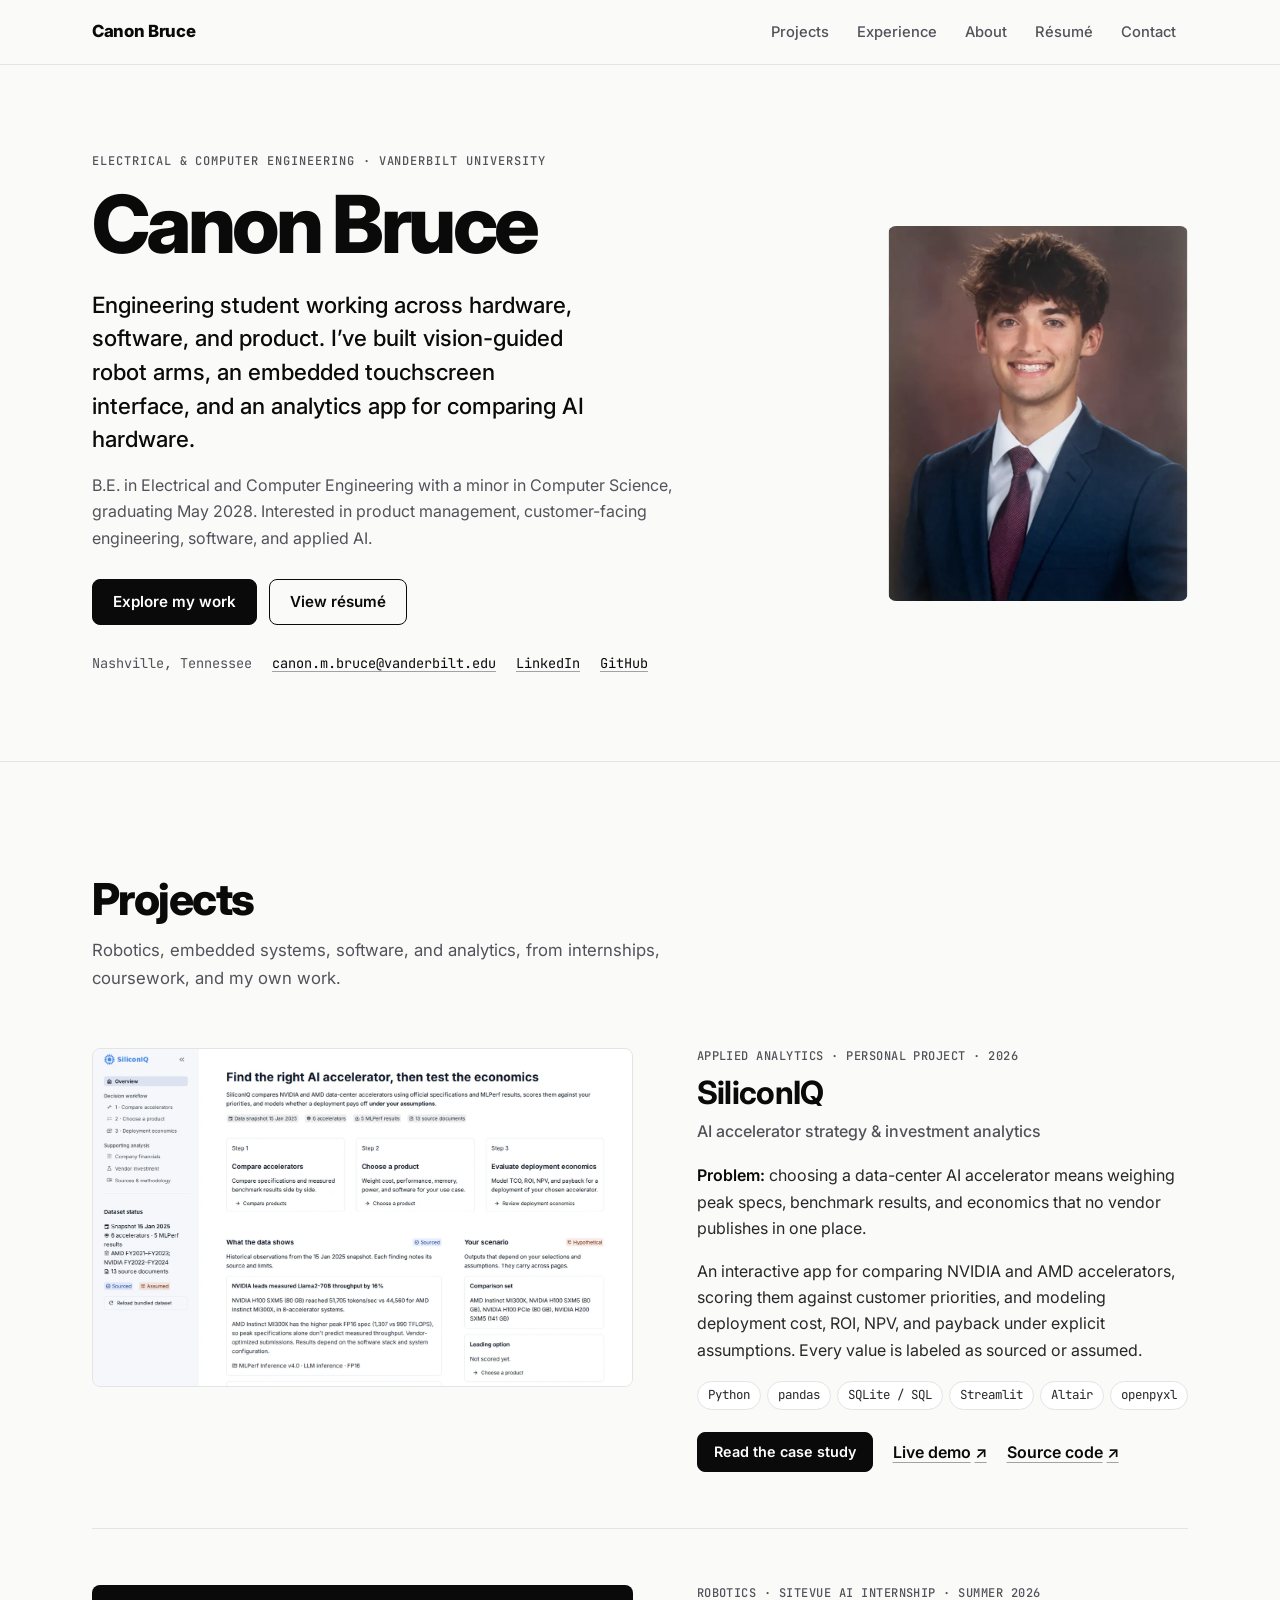
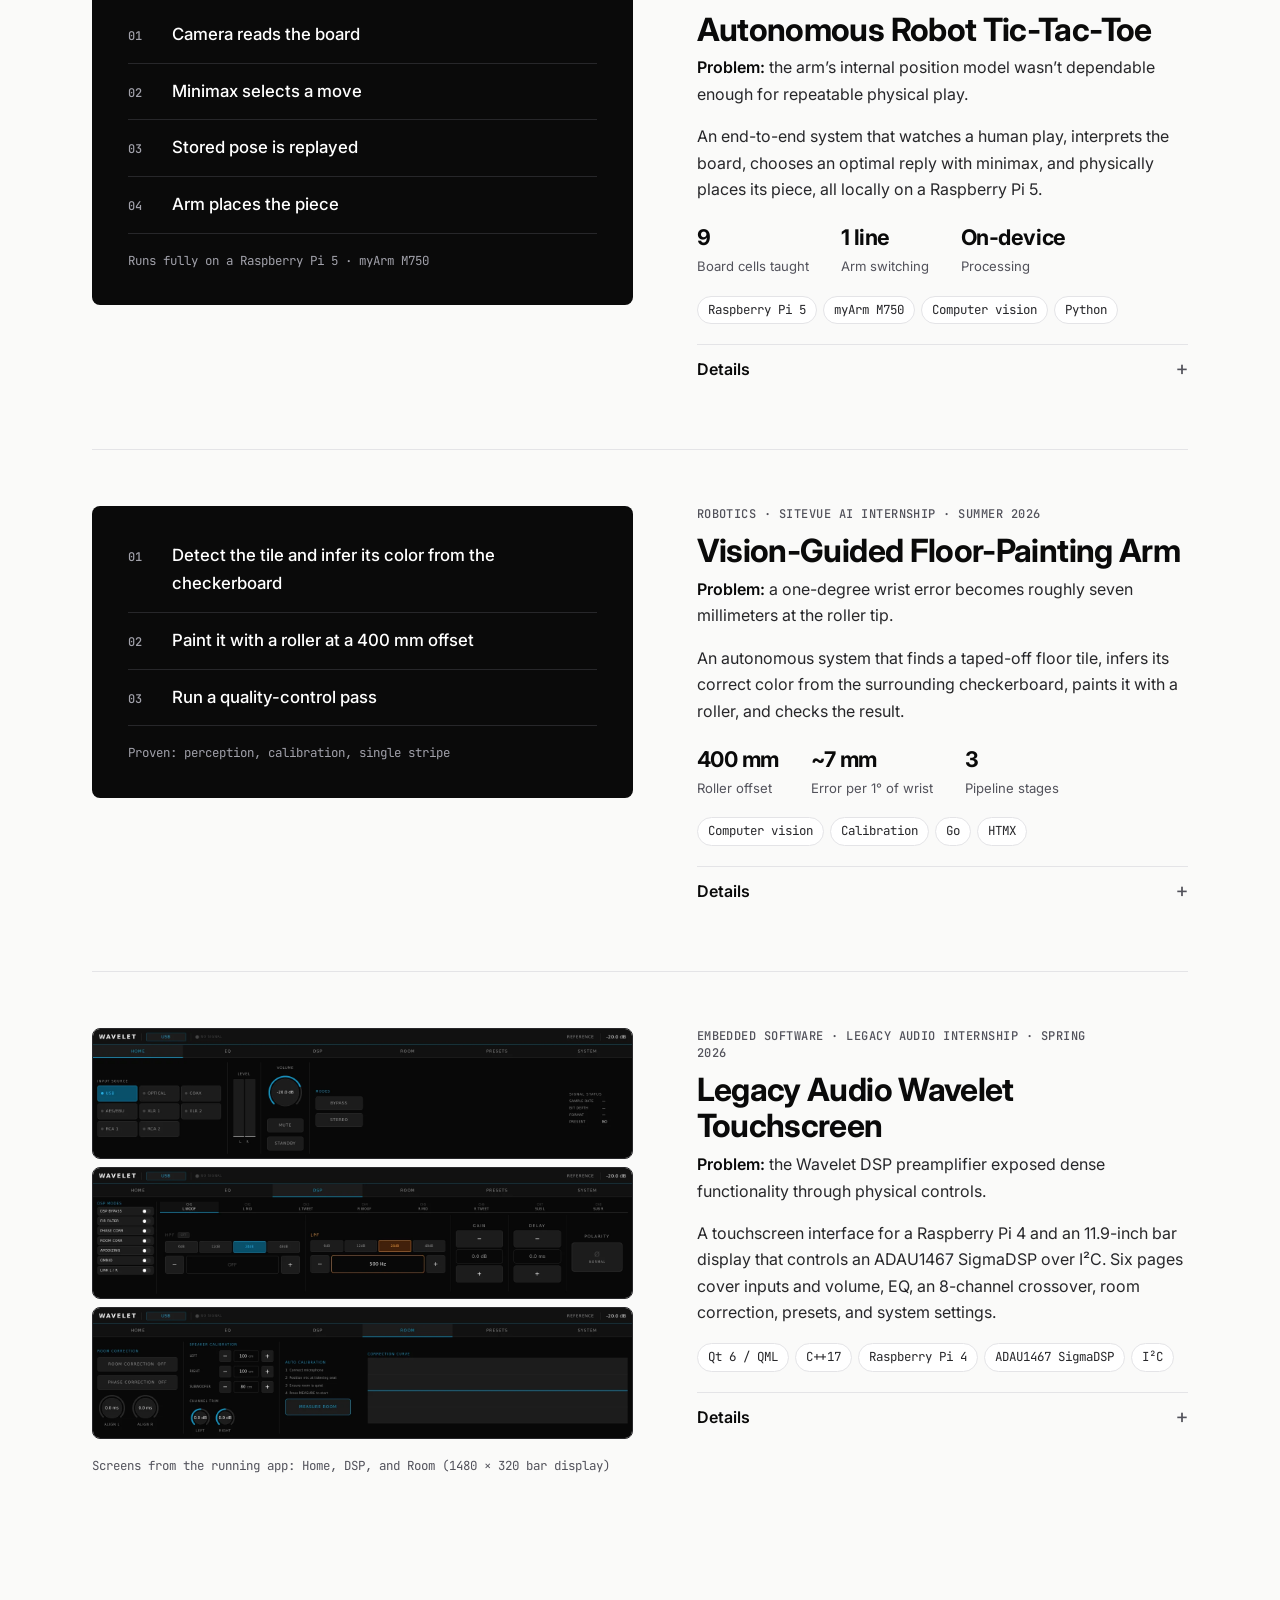
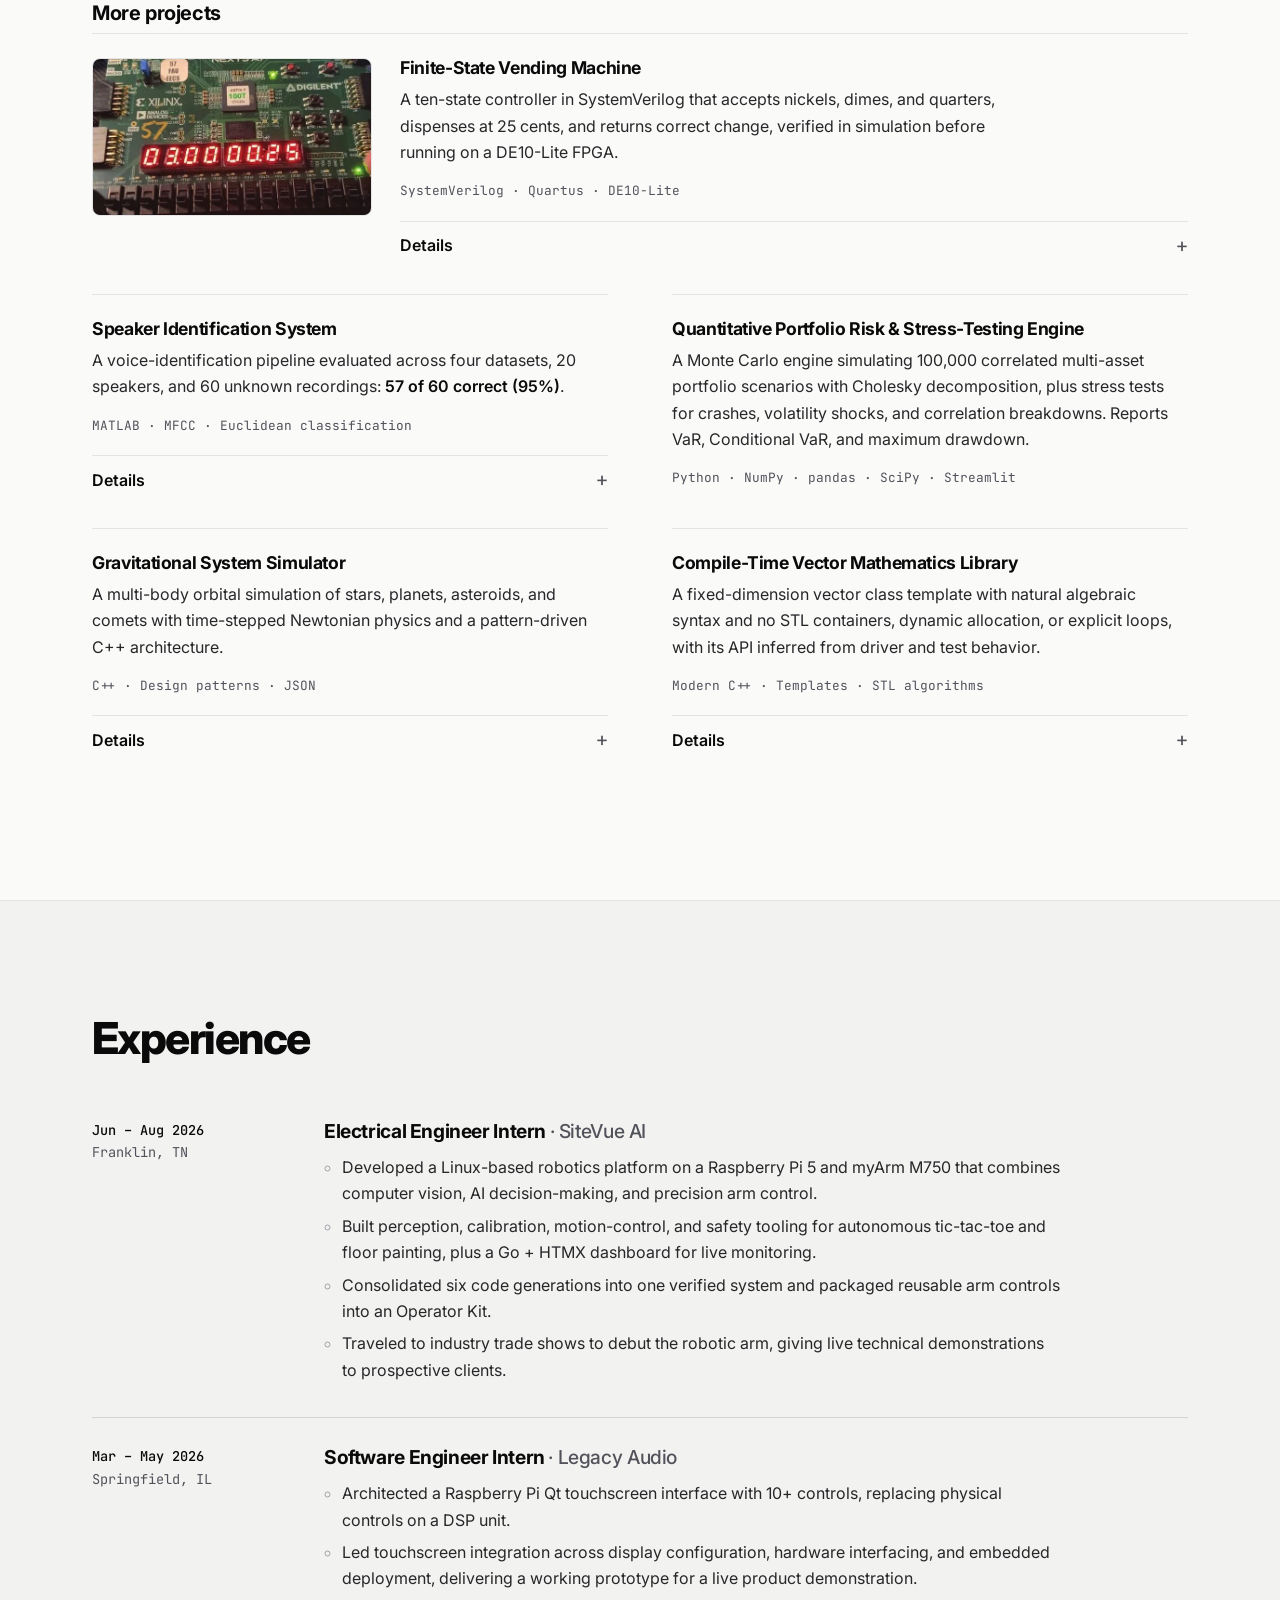
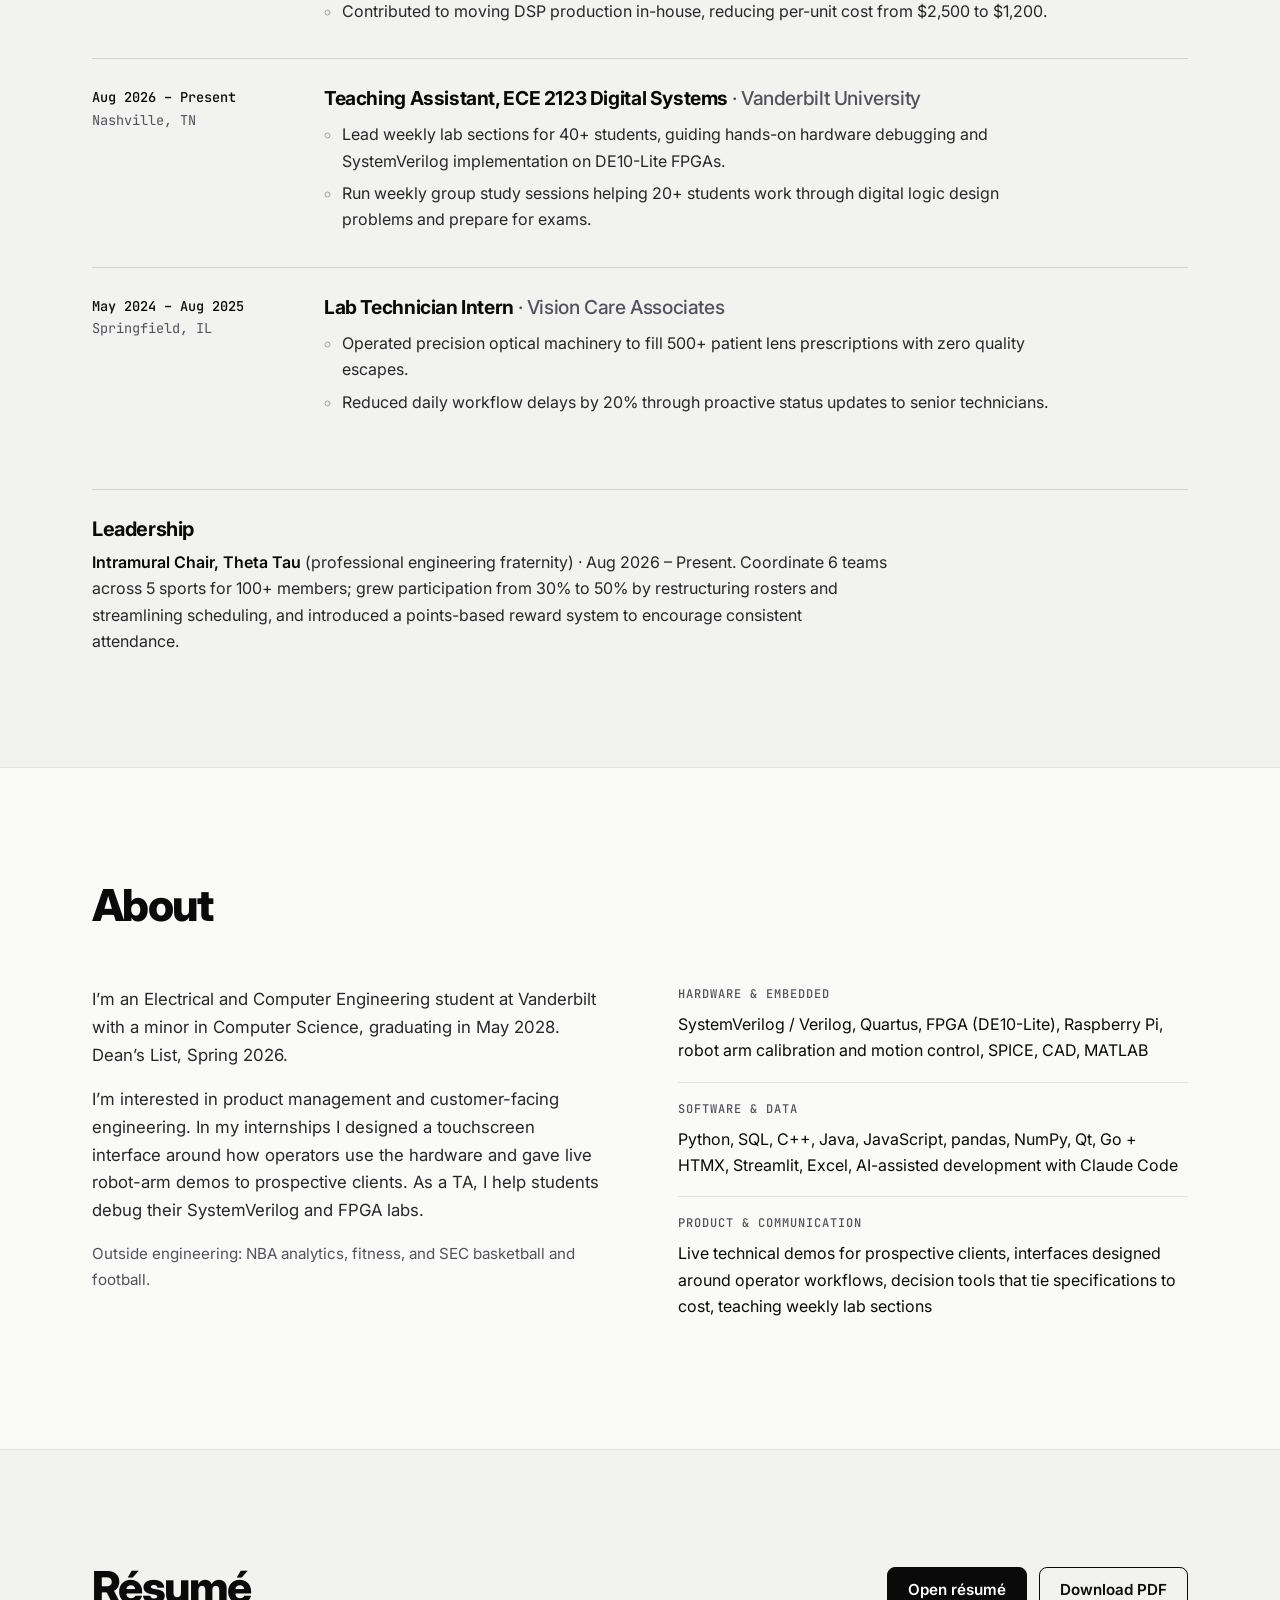
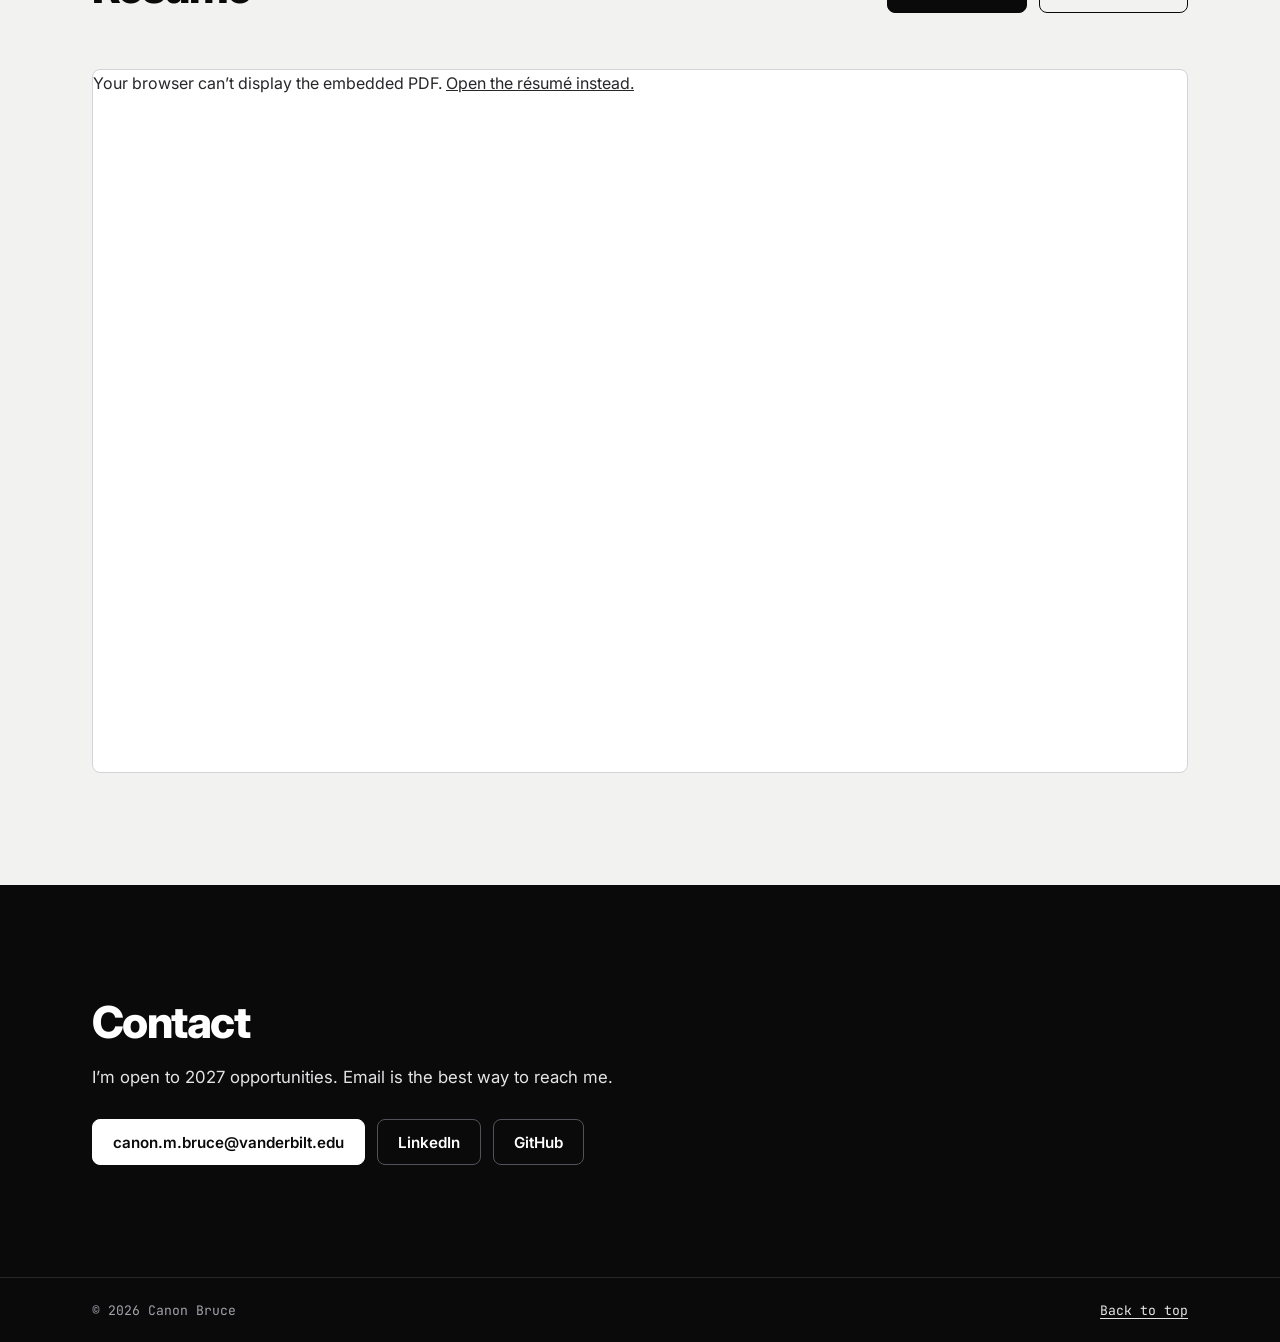
<file: index.html>
<!doctype html>
<html lang="en">
<head>
  <meta charset="UTF-8">
  <meta name="viewport" content="width=device-width, initial-scale=1">
  <title>Canon Bruce · Electrical & Computer Engineering</title>
  <meta name="description" content="Canon Bruce, Electrical and Computer Engineering student at Vanderbilt University. Projects in robotics, embedded systems, software, and applied analytics.">
  <meta property="og:title" content="Canon Bruce · Electrical & Computer Engineering">
  <meta property="og:description" content="Engineering student building across hardware, software, and product: robotics, embedded interfaces, and decision tools.">
  <meta property="og:type" content="website">
  <meta property="og:url" content="https://cbruce24.github.io/">
  <meta property="og:image" content="https://cbruce24.github.io/assets/img/siliconiq-overview.webp">
  <link rel="icon" type="image/svg+xml" href="data:image/svg+xml,%3Csvg xmlns='http://www.w3.org/2000/svg' viewBox='0 0 64 64'%3E%3Crect width='64' height='64' rx='12' fill='%230a0a0a'/%3E%3Ctext x='32' y='42' text-anchor='middle' font-family='Arial,sans-serif' font-weight='700' font-size='26' fill='%23fafaf9'%3ECB%3C/text%3E%3C/svg%3E">
  <link rel="preconnect" href="https://fonts.googleapis.com">
  <link rel="preconnect" href="https://fonts.gstatic.com" crossorigin>
  <link href="https://fonts.googleapis.com/css2?family=Inter:wght@400;500;600;700;800&family=JetBrains+Mono:wght@400;500&display=swap" rel="stylesheet">
  <link rel="stylesheet" href="./styles.css">
  <script>document.documentElement.classList.add('js');</script>
</head>
<body>
  <a class="skip-link" href="#main">Skip to content</a>

  <header class="site-header">
    <div class="container header-inner">
      <a class="brand" href="#top">Canon Bruce</a>
      <button class="menu-toggle" type="button" aria-expanded="false" aria-controls="site-nav">
        <span class="menu-toggle-bars" aria-hidden="true"></span><span>Menu</span>
      </button>
      <nav id="site-nav" class="site-nav" aria-label="Primary">
        <a href="#work">Projects</a>
        <a href="#experience">Experience</a>
        <a href="#about">About</a>
        <a href="#resume">Résumé</a>
        <a href="#contact">Contact</a>
      </nav>
    </div>
  </header>

  <main id="main">
    <!-- ── Introduction ─────────────────────────────────────────────── -->
    <section id="top" class="hero container" aria-labelledby="hero-title">
      <div class="hero-copy">
        <p class="kicker">Electrical &amp; Computer Engineering · Vanderbilt University</p>
        <h1 id="hero-title">Canon Bruce</h1>
        <p class="hero-lede">Engineering student working across hardware, software, and product. I’ve built vision-guided robot arms, an embedded touchscreen interface, and an analytics app for comparing AI hardware.</p>
        <p class="hero-sub">B.E. in Electrical and Computer Engineering with a minor in Computer Science, graduating May 2028. Interested in product management, customer-facing engineering, software, and applied AI.</p>
        <div class="actions">
          <a class="btn btn-primary" href="#work">Explore my work</a>
          <a class="btn btn-secondary" href="./assets/canon-bruce-resume.pdf" target="_blank" rel="noopener">View résumé <span class="sr-only">(PDF, opens in a new tab)</span></a>
        </div>
        <ul class="hero-meta" aria-label="Details and profiles">
          <li>Nashville, Tennessee</li>
          <li><a href="mailto:canon.m.bruce@vanderbilt.edu">canon.m.bruce@vanderbilt.edu</a></li>
          <li><a href="https://www.linkedin.com/in/canon-bruce" target="_blank" rel="noopener">LinkedIn</a></li>
          <li><a href="https://github.com/cbruce24" target="_blank" rel="noopener">GitHub</a></li>
        </ul>
      </div>
      <figure class="hero-photo">
        <img src="./assets/img/canon-bruce-headshot.webp" width="720" height="1023" alt="Portrait of Canon Bruce in a navy suit and burgundy tie" fetchpriority="high">
      </figure>
    </section>

    <!-- ── Selected projects ────────────────────────────────────────── -->
    <section id="work" class="section" aria-labelledby="work-title">
      <div class="container">
        <header class="section-head">
          <h2 id="work-title">Projects</h2>
          <p class="section-intro">Robotics, embedded systems, software, and analytics, from internships, coursework, and my own work.</p>
        </header>

        <!-- SiliconIQ -->
        <article class="feature" data-reveal aria-labelledby="p-siliconiq">
          <figure class="feature-media">
            <a href="./projects/siliconiq.html" tabindex="-1" aria-hidden="true">
              <img src="./assets/img/siliconiq-overview.webp" width="1400" height="875" loading="lazy" decoding="async" alt="SiliconIQ overview page showing the three-step workflow and sourced findings">
            </a>
          </figure>
          <div class="feature-body">
            <p class="meta">Applied analytics · Personal project · 2026</p>
            <h3 id="p-siliconiq">SiliconIQ</h3>
            <p class="subtitle">AI accelerator strategy &amp; investment analytics</p>
            <p><strong>Problem:</strong> choosing a data-center AI accelerator means weighing peak specs, benchmark results, and economics that no vendor publishes in one place.</p>
            <p>An interactive app for comparing NVIDIA and AMD accelerators, scoring them against customer priorities, and modeling deployment cost, ROI, NPV, and payback under explicit assumptions. Every value is labeled as sourced or assumed.</p>
            <ul class="tags" aria-label="Technologies">
              <li>Python</li><li>pandas</li><li>SQLite / SQL</li><li>Streamlit</li><li>Altair</li><li>openpyxl</li>
            </ul>
            <div class="links">
              <a class="btn btn-primary btn-sm" href="./projects/siliconiq.html">Read the case study</a>
              <a class="text-link" href="https://siliconiq.streamlit.app/" target="_blank" rel="noopener">Live demo <span aria-hidden="true">↗</span></a>
              <a class="text-link" href="https://github.com/cbruce24/siliconiq" target="_blank" rel="noopener">Source code <span aria-hidden="true">↗</span></a>
            </div>
          </div>
        </article>

        <!-- Tic-tac-toe -->
        <article class="feature" data-reveal aria-labelledby="p-tictactoe">
          <figure class="feature-media diagram" aria-label="System pipeline">
            <ol class="pipeline">
              <li><span>01</span>Camera reads the board</li>
              <li><span>02</span>Minimax selects a move</li>
              <li><span>03</span>Stored pose is replayed</li>
              <li><span>04</span>Arm places the piece</li>
            </ol>
            <figcaption>Runs fully on a Raspberry Pi 5 · myArm M750</figcaption>
          </figure>
          <div class="feature-body">
            <p class="meta">Robotics · SiteVue AI internship · Summer 2026</p>
            <h3 id="p-tictactoe">Autonomous Robot Tic-Tac-Toe</h3>
            <p><strong>Problem:</strong> the arm’s internal position model wasn’t dependable enough for repeatable physical play.</p>
            <p>An end-to-end system that watches a human play, interprets the board, chooses an optimal reply with minimax, and physically places its piece, all locally on a Raspberry Pi 5.</p>
            <dl class="stats">
              <div><dt>Board cells taught</dt><dd>9</dd></div>
              <div><dt>Arm switching</dt><dd>1 line</dd></div>
              <div><dt>Processing</dt><dd>On-device</dd></div>
            </dl>
            <ul class="tags" aria-label="Technologies">
              <li>Raspberry Pi 5</li><li>myArm M750</li><li>Computer vision</li><li>Python</li>
            </ul>
            <details class="more">
              <summary>Details</summary>
              <div class="more-grid">
                <section><h4>Control system</h4><p>Built calibration and teaching scripts to jog one joint at a time, record stable poses, replay them safely, and enforce live joint limits. Every storage and board position was taught and validated by hand.</p></section>
                <section><h4>Reliability decision</h4><p>Rebuilt pick-and-place around stored, verified positions instead of trusting changing sensor readings mid-motion, which made execution repeatable on imperfect research hardware.</p></section>
                <section><h4>Reusable platform</h4><p>Consolidated six generations of code into one verified project, added multi-arm support through a single configuration change, and extracted the control layer into a documented myArm M750 Operator Kit.</p></section>
              </div>
            </details>
          </div>
        </article>

        <!-- Floor painting -->
        <article class="feature" data-reveal aria-labelledby="p-painting">
          <figure class="feature-media diagram" aria-label="System pipeline">
            <ol class="pipeline">
              <li><span>01</span>Detect the tile and infer its color from the checkerboard</li>
              <li><span>02</span>Paint it with a roller at a 400 mm offset</li>
              <li><span>03</span>Run a quality-control pass</li>
            </ol>
            <figcaption>Proven: perception, calibration, single stripe</figcaption>
          </figure>
          <div class="feature-body">
            <p class="meta">Robotics · SiteVue AI internship · Summer 2026</p>
            <h3 id="p-painting">Vision-Guided Floor-Painting Arm</h3>
            <p><strong>Problem:</strong> a one-degree wrist error becomes roughly seven millimeters at the roller tip.</p>
            <p>An autonomous system that finds a taped-off floor tile, infers its correct color from the surrounding checkerboard, paints it with a roller, and checks the result.</p>
            <dl class="stats">
              <div><dt>Roller offset</dt><dd>400 mm</dd></div>
              <div><dt>Error per 1° of wrist</dt><dd>~7 mm</dd></div>
              <div><dt>Pipeline stages</dt><dd>3</dd></div>
            </dl>
            <ul class="tags" aria-label="Technologies">
              <li>Computer vision</li><li>Calibration</li><li>Go</li><li>HTMX</li>
            </ul>
            <details class="more">
              <summary>Details</summary>
              <div class="more-grid">
                <section><h4>Perception</h4><p>Locates the taped tile and reads the surrounding checkerboard to choose the target color, flagging uncertainty instead of making a bad paint decision. Synthetic images tested the logic before the physical setup existed.</p></section>
                <section><h4>Calibration</h4><p>Mapped camera coordinates into the arm’s workspace with hand-probed reference points, and measured the roller’s true 400 mm offset.</p></section>
                <section><h4>Motion precision</h4><p>Hand-teaches points with limp joints, then replays a smoothed path through those exact poses to produce a controlled stripe.</p></section>
                <section><h4>Ownership</h4><p>Carried calibration, perception, and motion forward alone when two teammates became unavailable, and built a Go + HTMX dashboard with a live camera feed to run detection, painting, and QA.</p></section>
              </div>
              <p class="note"><strong>Next:</strong> gap-free full-tile coverage and recalibration for floor lighting.</p>
            </details>
          </div>
        </article>

        <!-- Legacy Audio -->
        <article class="feature" data-reveal aria-labelledby="p-legacy">
          <figure class="feature-media screen-stack">
            <img src="./assets/img/wavelet-home.webp" width="1480" height="356" loading="lazy" decoding="async" alt="Wavelet touchscreen Home page with input source buttons, stereo level meters, a volume knob at minus 20 dB, and mode buttons">
            <img src="./assets/img/wavelet-dsp.webp" width="1480" height="356" loading="lazy" decoding="async" alt="Wavelet DSP page with eight crossover channels, high- and low-pass filter slopes, and per-channel gain, delay, and polarity">
            <img src="./assets/img/wavelet-room.webp" width="1480" height="356" loading="lazy" decoding="async" alt="Wavelet Room page with room and phase correction, speaker distance calibration, channel trim, and a correction curve">
            <figcaption>Screens from the running app: Home, DSP, and Room (1480 × 320 bar display)</figcaption>
          </figure>
          <div class="feature-body">
            <p class="meta">Embedded software · Legacy Audio internship · Spring 2026</p>
            <h3 id="p-legacy">Legacy Audio Wavelet Touchscreen</h3>
            <p><strong>Problem:</strong> the Wavelet DSP preamplifier exposed dense functionality through physical controls.</p>
            <p>A touchscreen interface for a Raspberry Pi 4 and an 11.9-inch bar display that controls an ADAU1467 SigmaDSP over I²C. Six pages cover inputs and volume, EQ, an 8-channel crossover, room correction, presets, and system settings.</p>
            <ul class="tags" aria-label="Technologies">
              <li>Qt 6 / QML</li><li>C++17</li><li>Raspberry Pi 4</li><li>ADAU1467 SigmaDSP</li><li>I²C</li>
            </ul>
            <details class="more">
              <summary>Details</summary>
              <div class="more-grid">
                <section><h4>Interface</h4><p>Home (inputs, volume, mute, standby, level meters), EQ (tone, parametric, graphic, loudness), DSP (per-channel crossover slopes, gain, delay, polarity), Room (correction and speaker distances), Presets, and System.</p></section>
                <section><h4>Back end</h4><p>A C++ state model exposes 34 controls to the QML screens and writes changes to the DSP through its safeload registers in 5.23 fixed point. A rotary encoder drives volume through Linux evdev.</p></section>
                <section><h4>Product details</h4><p>Factory presets plus three user slots saved as JSON. The UI starts even when the DSP isn’t connected, so it can be developed off-device. I also wrote a user manual and Raspberry Pi deployment notes.</p></section>
                <section><h4>Outcome</h4><p>Delivered a working end-to-end prototype and demonstrated it to the engineering team. The source code is private.</p></section>
              </div>
            </details>
          </div>
        </article>

        <!-- More projects -->
        <div class="more-projects" data-reveal>
          <h3 class="list-title">More projects</h3>
          <ul class="project-list">
            <li>
              <div class="project-row">
                <img class="project-thumb" src="./assets/img/fsm-vending-machine-fpga.webp" width="597" height="335" loading="lazy" decoding="async" alt="Vending-machine controller running on a DE10-Lite FPGA board, seven-segment display showing 25">
                <div>
                  <h4>Finite-State Vending Machine</h4>
                  <p>A ten-state controller in SystemVerilog that accepts nickels, dimes, and quarters, dispenses at 25 cents, and returns correct change, verified in simulation before running on a DE10-Lite FPGA.</p>
                  <p class="row-tags">SystemVerilog · Quartus · DE10-Lite</p>
                  <details class="more">
                    <summary>Details</summary>
                    <p>State diagram, exhaustive transition table, and next-state equations for totals from 0 to 45 cents; one-hot encoding with clocked D flip-flop behavior; a testbench for coin sequences and change scenarios. On the board, switches act as coins, a pushbutton supplies the clock, and seven-segment displays track the total.</p>
                  </details>
                </div>
              </div>
            </li>
            <li>
              <h4>Speaker Identification System</h4>
              <p>A voice-identification pipeline evaluated across four datasets, 20 speakers, and 60 unknown recordings: <strong>57 of 60 correct (95%)</strong>.</p>
              <p class="row-tags">MATLAB · MFCC · Euclidean classification</p>
              <details class="more">
                <summary>Details</summary>
                <p>13 MFCCs per frame, averaged into one feature vector per speaker; nearest match by Euclidean distance. Two datasets reached 100%, the others 93.3% and 86.7%. A repeated confusion between two speakers traced back to averaging away pitch and timing; pitch features or a more expressive model are the next step.</p>
              </details>
            </li>
            <li>
              <h4>Quantitative Portfolio Risk &amp; Stress-Testing Engine</h4>
              <p>A Monte Carlo engine simulating 100,000 correlated multi-asset portfolio scenarios with Cholesky decomposition, plus stress tests for crashes, volatility shocks, and correlation breakdowns. Reports VaR, Conditional VaR, and maximum drawdown.</p>
              <p class="row-tags">Python · NumPy · pandas · SciPy · Streamlit</p>
            </li>
            <li>
              <h4>Gravitational System Simulator</h4>
              <p>A multi-body orbital simulation of stars, planets, asteroids, and comets with time-stepped Newtonian physics and a pattern-driven C++ architecture.</p>
              <p class="row-tags">C++ · Design patterns · JSON</p>
              <details class="more">
                <summary>Details</summary>
                <p>Pairwise gravitational forces summed per body each step, computed from a cloned snapshot so earlier updates can’t contaminate later ones. Singleton universe, Abstract Factory with validation, Visitor for type-specific output, and Prototype-style cloning. JSON configs with mass and uniqueness constraints and safe zero-distance handling.</p>
              </details>
            </li>
            <li>
              <h4>Compile-Time Vector Mathematics Library</h4>
              <p>A fixed-dimension vector class template with natural algebraic syntax and no STL containers, dynamic allocation, or explicit loops, with its API inferred from driver and test behavior.</p>
              <p class="row-tags">Modern C++ · Templates · STL algorithms</p>
              <details class="more">
                <summary>Details</summary>
                <p>Fixed internal storage, const iterators, and indexed access; addition, scalar operations, dot products, norms, normalization, and floating-point-aware equality; standard algorithms, lambdas, and functors in place of loops; a specialized 3-D cross product and noexcept annotations.</p>
              </details>
            </li>
          </ul>
        </div>
      </div>
    </section>

    <!-- ── Experience ───────────────────────────────────────────────── -->
    <section id="experience" class="section section-alt" aria-labelledby="experience-title">
      <div class="container">
        <header class="section-head">
          <h2 id="experience-title">Experience</h2>
        </header>
        <ol class="timeline">
          <li class="role" data-reveal>
            <div class="role-when"><time>Jun – Aug 2026</time><span>Franklin, TN</span></div>
            <div class="role-what">
              <h3>Electrical Engineer Intern <span>· SiteVue AI</span></h3>
              <ul>
                <li>Developed a Linux-based robotics platform on a Raspberry Pi 5 and myArm M750 that combines computer vision, AI decision-making, and precision arm control.</li>
                <li>Built perception, calibration, motion-control, and safety tooling for autonomous tic-tac-toe and floor painting, plus a Go + HTMX dashboard for live monitoring.</li>
                <li>Consolidated six code generations into one verified system and packaged reusable arm controls into an Operator Kit.</li>
                <li>Traveled to industry trade shows to debut the robotic arm, giving live technical demonstrations to prospective clients.</li>
              </ul>
            </div>
          </li>
          <li class="role" data-reveal>
            <div class="role-when"><time>Mar – May 2026</time><span>Springfield, IL</span></div>
            <div class="role-what">
              <h3>Software Engineer Intern <span>· Legacy Audio</span></h3>
              <ul>
                <li>Architected a Raspberry Pi Qt touchscreen interface with 10+ controls, replacing physical controls on a DSP unit.</li>
                <li>Led touchscreen integration across display configuration, hardware interfacing, and embedded deployment, delivering a working prototype for a live product demonstration.</li>
                <li>Contributed to moving DSP production in-house, reducing per-unit cost from $2,500 to $1,200.</li>
              </ul>
            </div>
          </li>
          <li class="role" data-reveal>
            <div class="role-when"><time>Aug 2026 – Present</time><span>Nashville, TN</span></div>
            <div class="role-what">
              <h3>Teaching Assistant, ECE 2123 Digital Systems <span>· Vanderbilt University</span></h3>
              <ul>
                <li>Lead weekly lab sections for 40+ students, guiding hands-on hardware debugging and SystemVerilog implementation on DE10-Lite FPGAs.</li>
                <li>Run weekly group study sessions helping 20+ students work through digital logic design problems and prepare for exams.</li>
              </ul>
            </div>
          </li>
          <li class="role" data-reveal>
            <div class="role-when"><time>May 2024 – Aug 2025</time><span>Springfield, IL</span></div>
            <div class="role-what">
              <h3>Lab Technician Intern <span>· Vision Care Associates</span></h3>
              <ul>
                <li>Operated precision optical machinery to fill 500+ patient lens prescriptions with zero quality escapes.</li>
                <li>Reduced daily workflow delays by 20% through proactive status updates to senior technicians.</li>
              </ul>
            </div>
          </li>
        </ol>
        <div class="leadership" data-reveal>
          <h3 class="list-title">Leadership</h3>
          <p><strong>Intramural Chair, Theta Tau</strong> (professional engineering fraternity) · Aug 2026 – Present. Coordinate 6 teams across 5 sports for 100+ members; grew participation from 30% to 50% by restructuring rosters and streamlining scheduling, and introduced a points-based reward system to encourage consistent attendance.</p>
        </div>
      </div>
    </section>

    <!-- ── About & capabilities ─────────────────────────────────────── -->
    <section id="about" class="section" aria-labelledby="about-title">
      <div class="container about">
        <header class="section-head">
          <h2 id="about-title">About</h2>
        </header>
        <div class="about-copy" data-reveal>
          <p>I’m an Electrical and Computer Engineering student at Vanderbilt with a minor in Computer Science, graduating in May 2028. Dean’s List, Spring 2026.</p>
          <p>I’m interested in product management and customer-facing engineering. In my internships I designed a touchscreen interface around how operators use the hardware and gave live robot-arm demos to prospective clients. As a TA, I help students debug their SystemVerilog and FPGA labs.</p>
          <p class="aside">Outside engineering: NBA analytics, fitness, and SEC basketball and football.</p>
        </div>
        <div class="capabilities" data-reveal>
          <div>
            <h3>Hardware &amp; embedded</h3>
            <p>SystemVerilog / Verilog, Quartus, FPGA (DE10-Lite), Raspberry Pi, robot arm calibration and motion control, SPICE, CAD, MATLAB</p>
          </div>
          <div>
            <h3>Software &amp; data</h3>
            <p>Python, SQL, C++, Java, JavaScript, pandas, NumPy, Qt, Go + HTMX, Streamlit, Excel, AI-assisted development with Claude Code</p>
          </div>
          <div>
            <h3>Product &amp; communication</h3>
            <p>Live technical demos for prospective clients, interfaces designed around operator workflows, decision tools that tie specifications to cost, teaching weekly lab sections</p>
          </div>
        </div>
      </div>
    </section>

    <!-- ── Résumé ───────────────────────────────────────────────────── -->
    <section id="resume" class="section section-alt" aria-labelledby="resume-title">
      <div class="container">
        <header class="section-head section-head-row">
          <div>
            <h2 id="resume-title">Résumé</h2>
          </div>
          <div class="actions">
            <a class="btn btn-primary" href="./assets/canon-bruce-resume.pdf" target="_blank" rel="noopener">Open résumé <span class="sr-only">(PDF, opens in a new tab)</span></a>
            <a class="btn btn-secondary" href="./assets/canon-bruce-resume.pdf" download="Canon-Bruce-Resume.pdf">Download PDF</a>
          </div>
        </header>
        <div class="resume-frame">
          <object data="./assets/canon-bruce-resume.pdf#view=FitH&amp;toolbar=0" type="application/pdf" aria-label="Canon Bruce résumé (PDF preview)">
            <p>Your browser can’t display the embedded PDF. <a href="./assets/canon-bruce-resume.pdf" target="_blank" rel="noopener">Open the résumé instead.</a></p>
          </object>
        </div>
      </div>
    </section>

    <!-- ── Contact ──────────────────────────────────────────────────── -->
    <section id="contact" class="section section-dark" aria-labelledby="contact-title">
      <div class="container contact">
        <h2 id="contact-title">Contact</h2>
        <p>I’m open to 2027 opportunities. Email is the best way to reach me.</p>
        <div class="actions">
          <a class="btn btn-light" href="mailto:canon.m.bruce@vanderbilt.edu">canon.m.bruce@vanderbilt.edu</a>
          <a class="btn btn-outline-light" href="https://www.linkedin.com/in/canon-bruce" target="_blank" rel="noopener">LinkedIn</a>
          <a class="btn btn-outline-light" href="https://github.com/cbruce24" target="_blank" rel="noopener">GitHub</a>
        </div>
      </div>
    </section>
  </main>

  <footer class="site-footer">
    <div class="container footer-inner">
      <span>© 2026 Canon Bruce</span>
      <a href="#top">Back to top</a>
    </div>
  </footer>

  <script src="./script.js" defer></script>
</body>
</html>
</file>
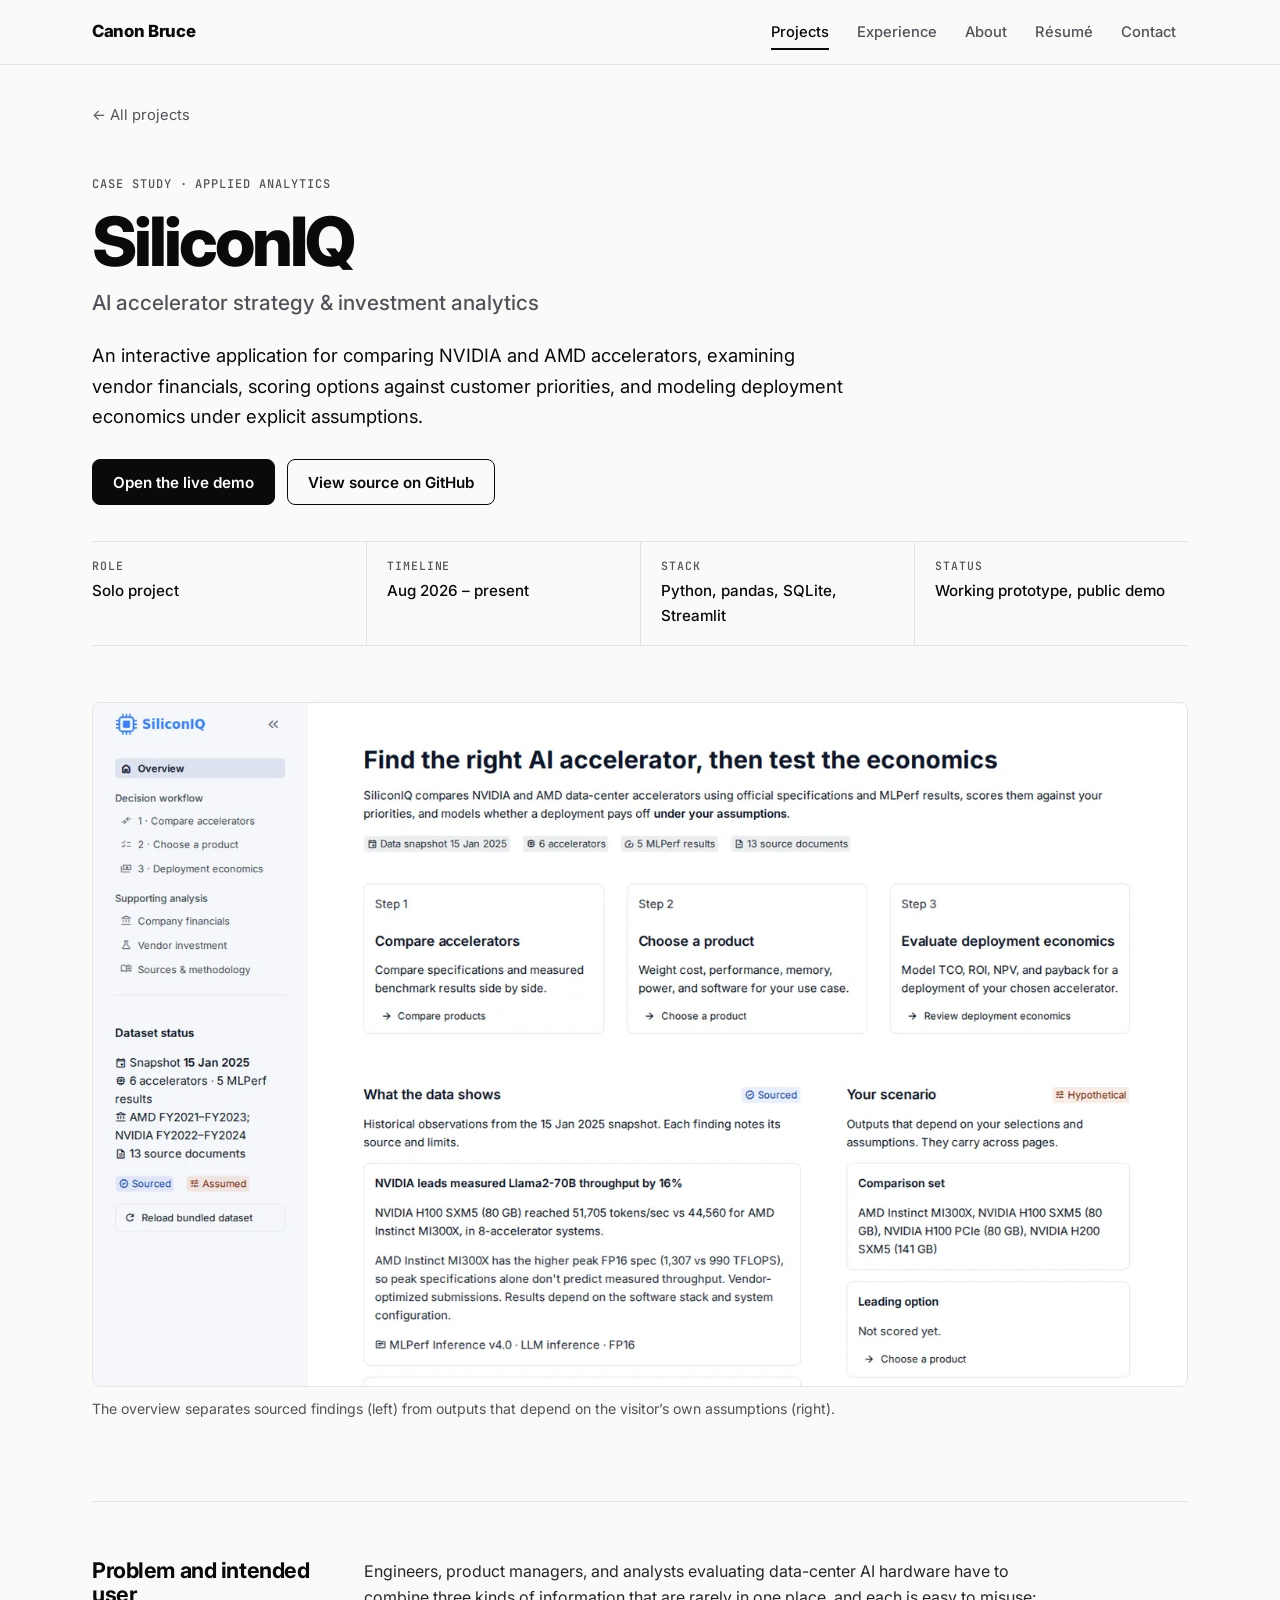
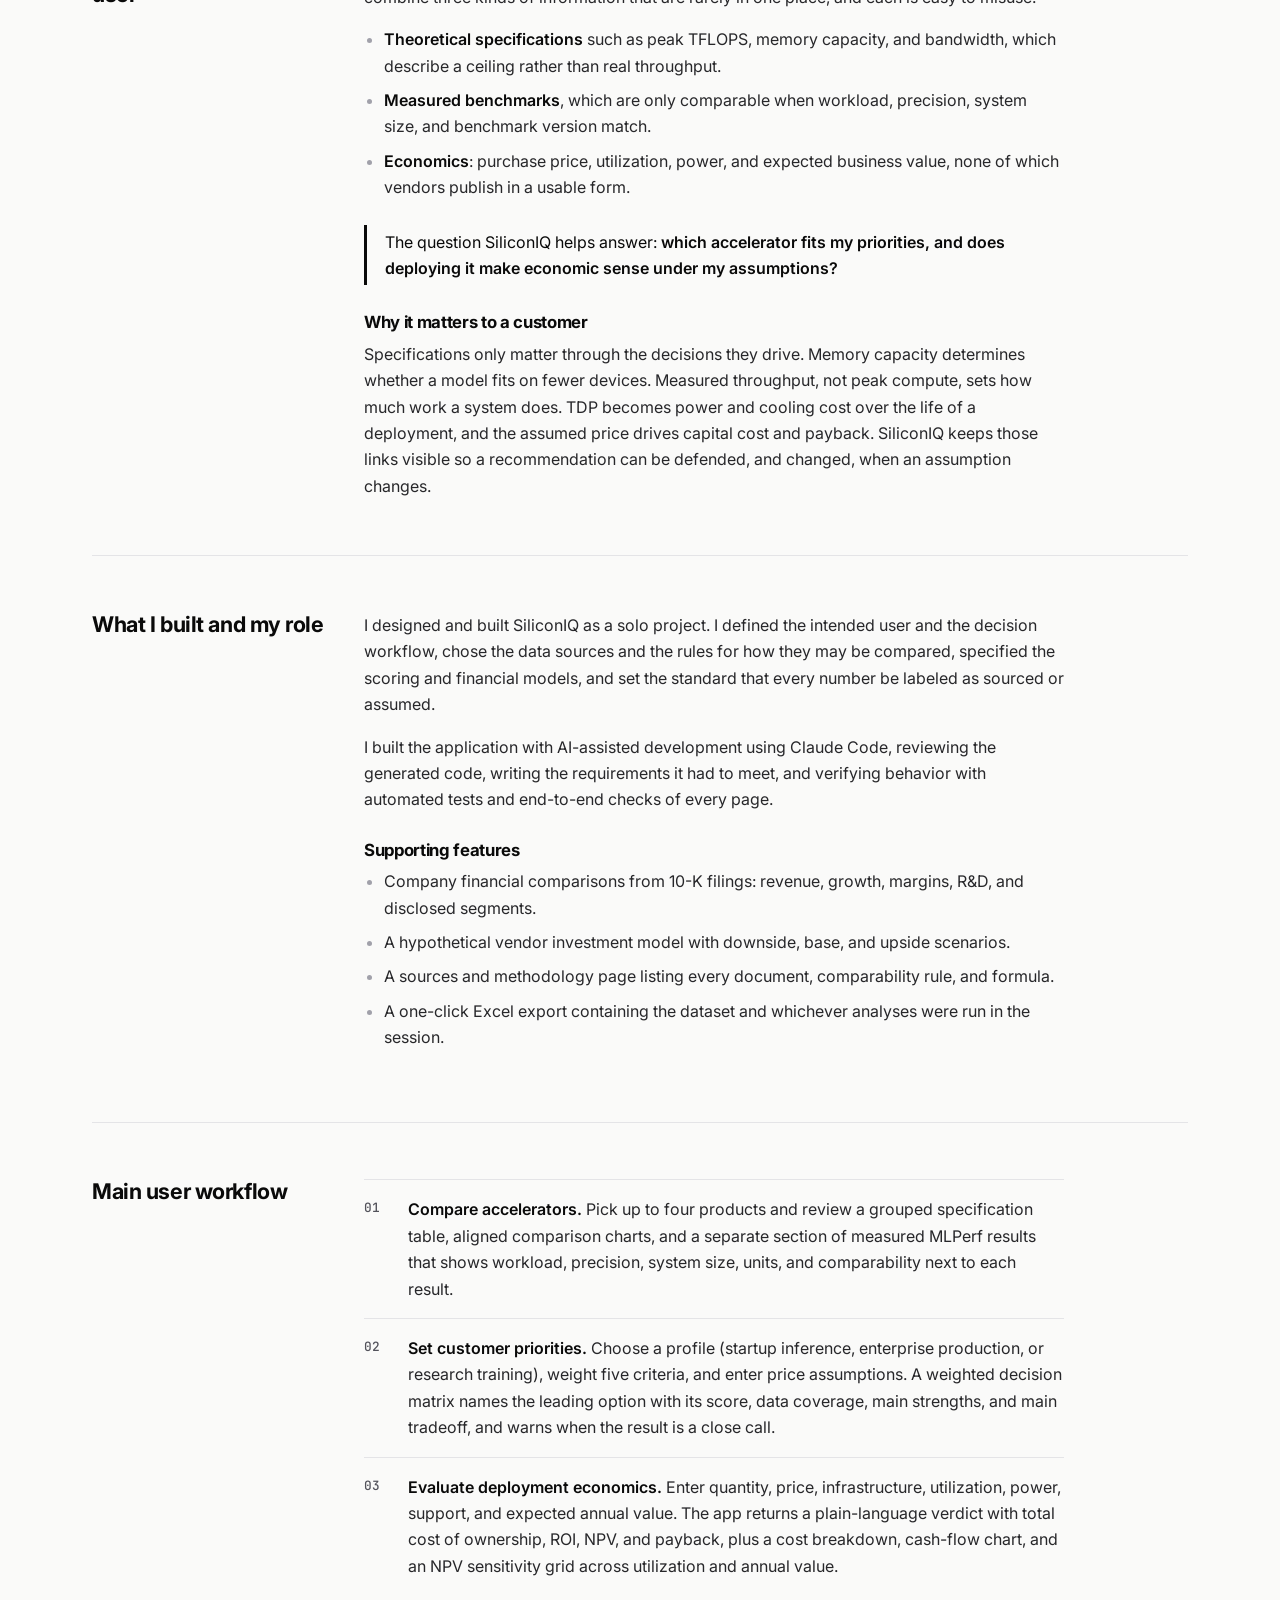
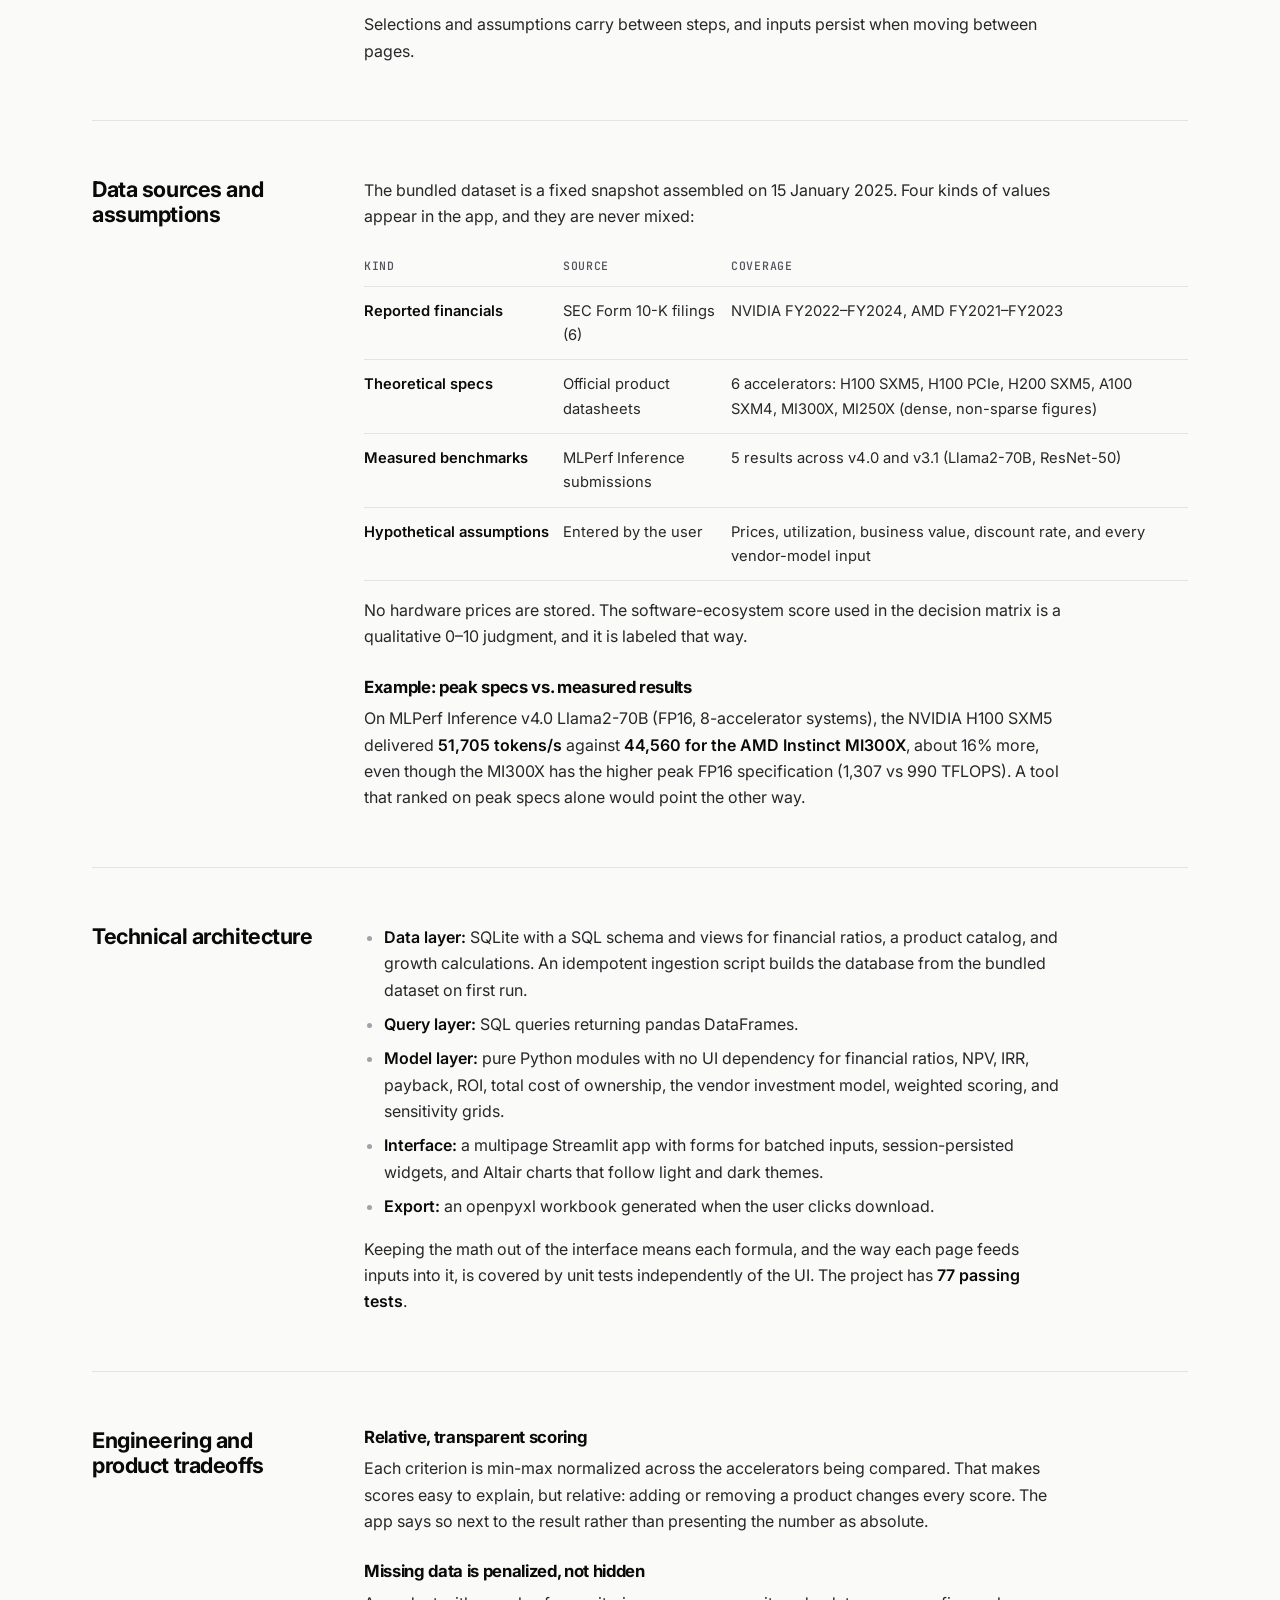
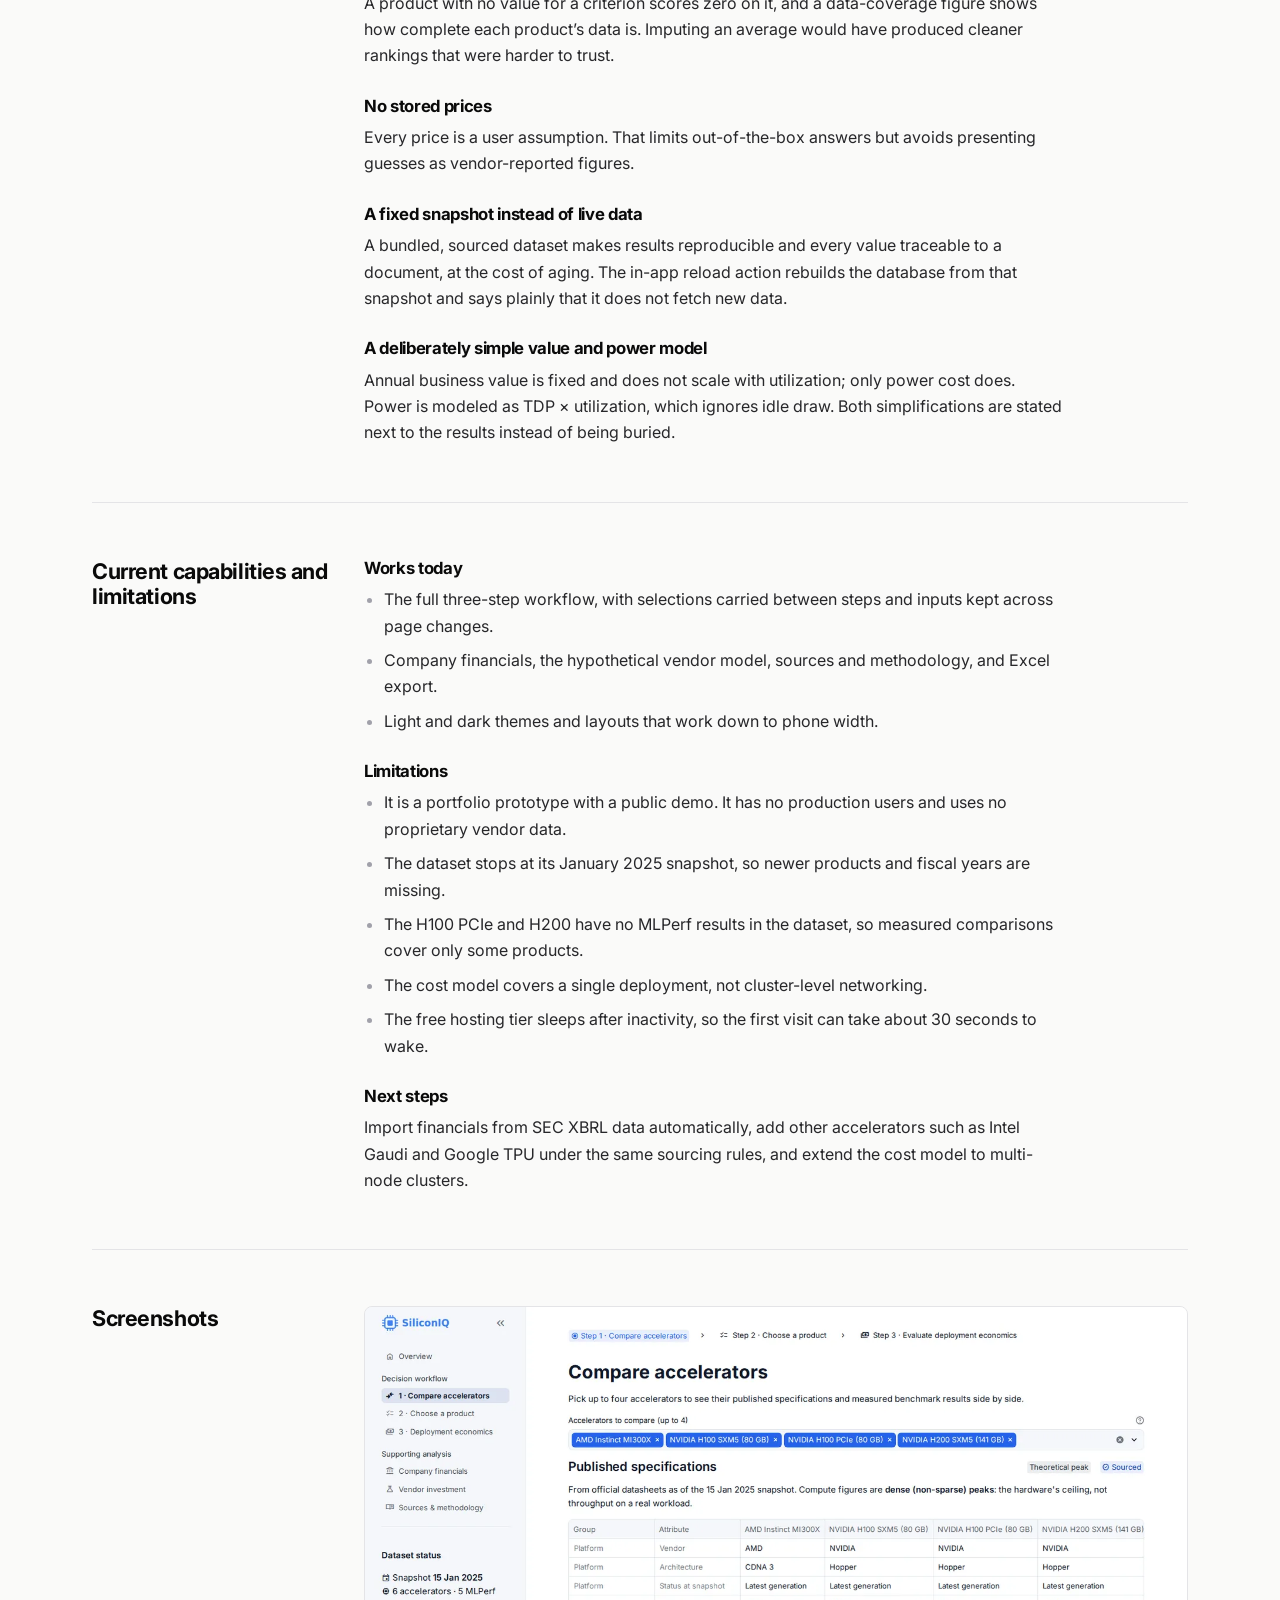
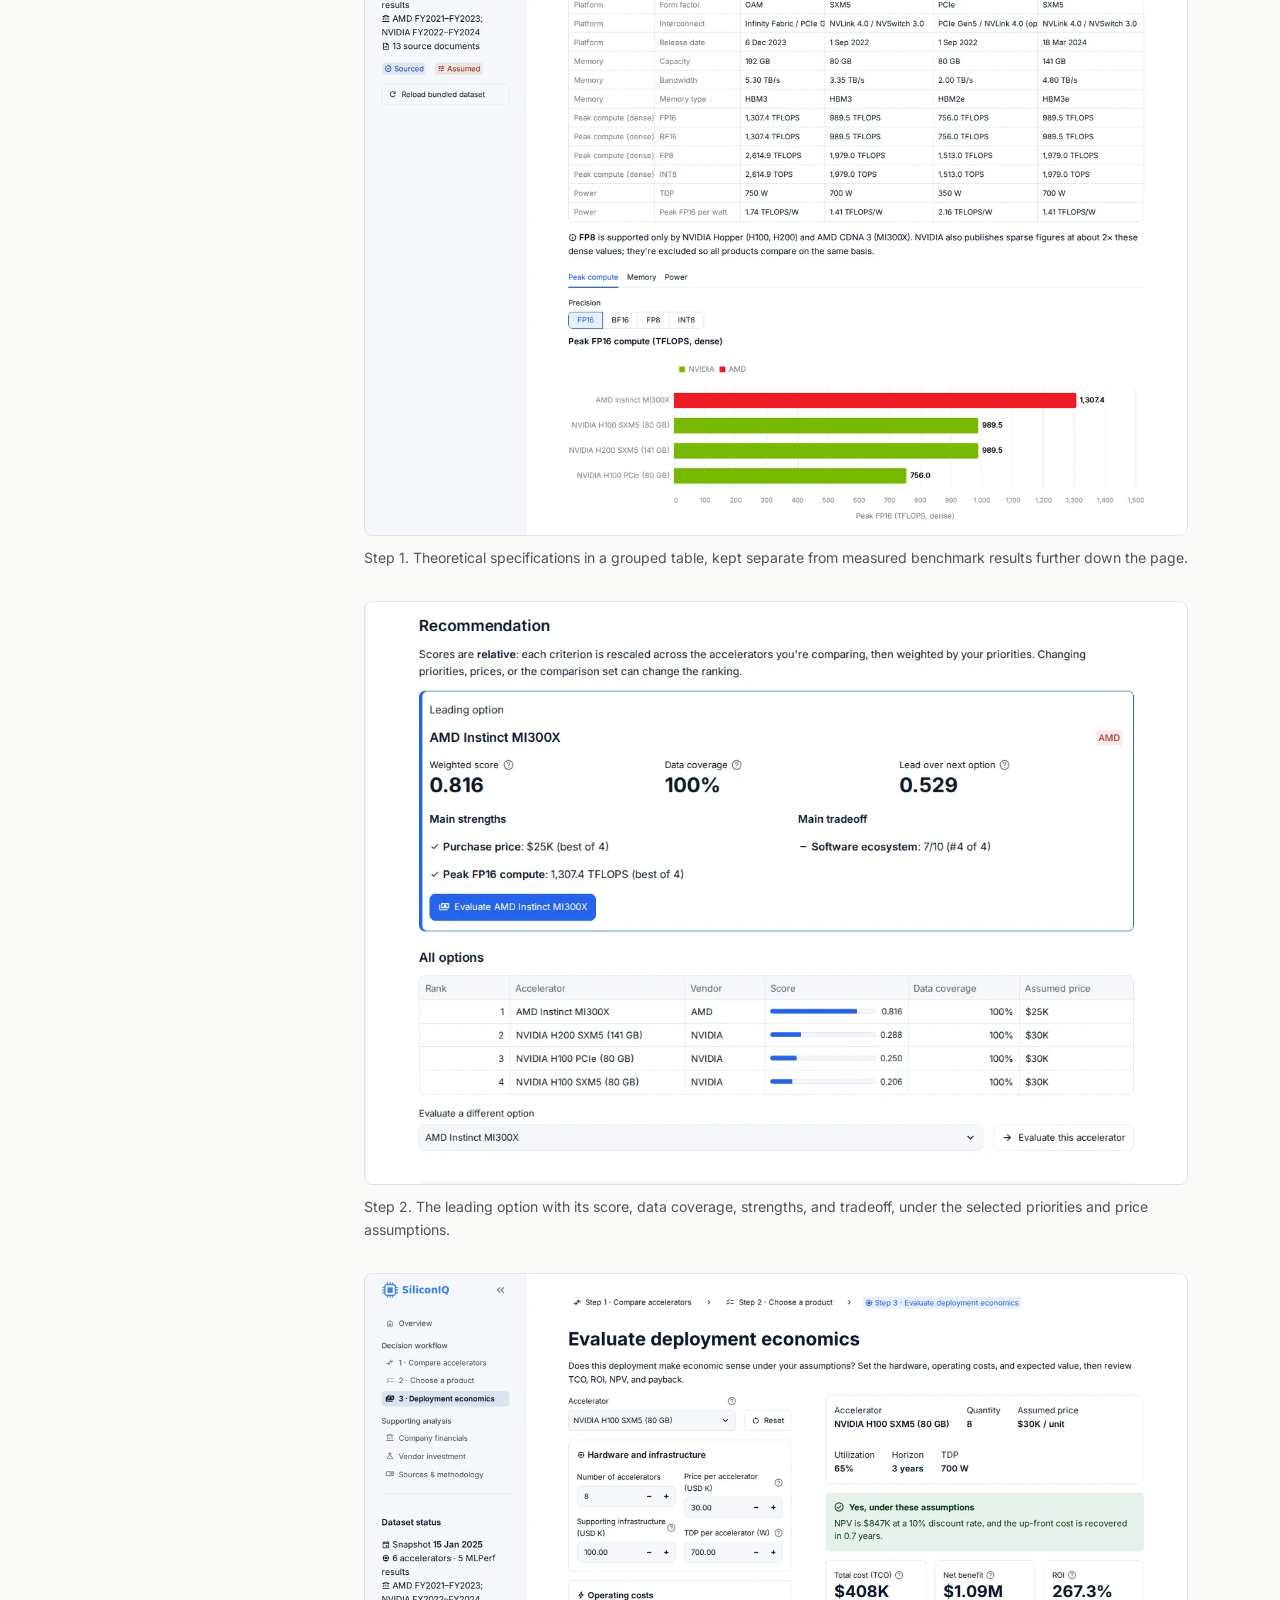
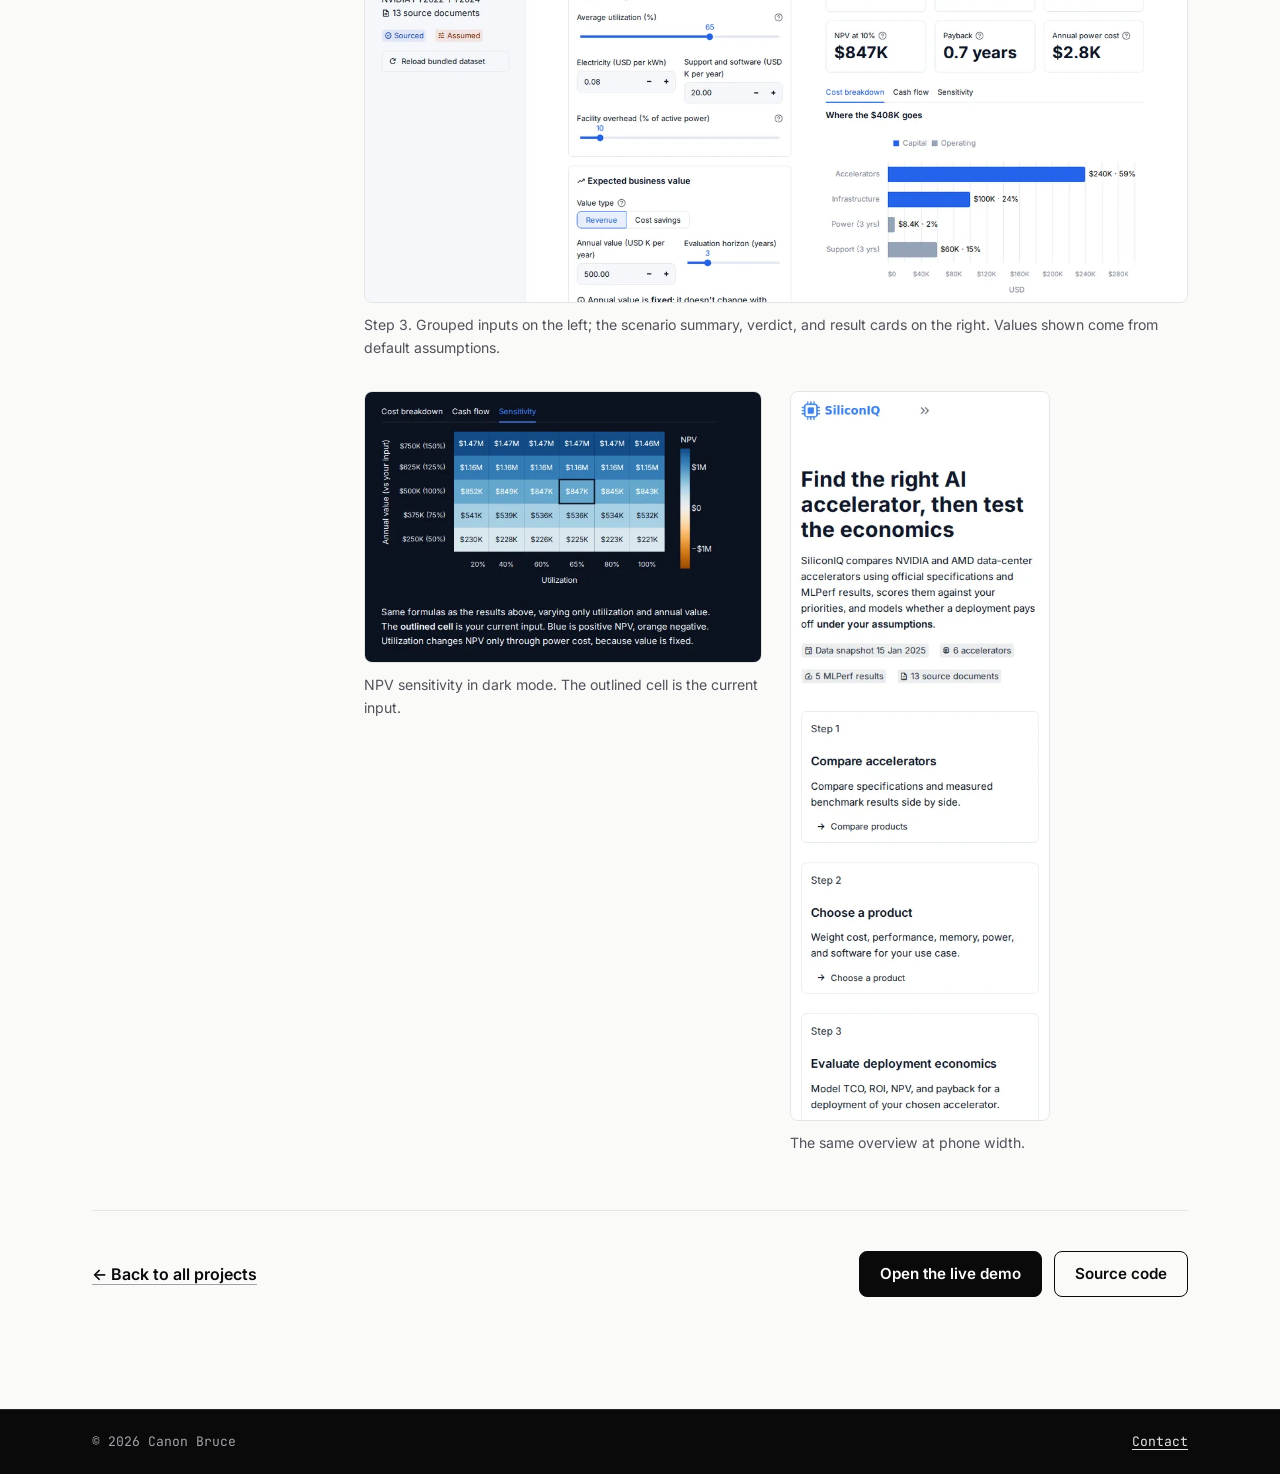
<file: projects/siliconiq.html>
<!doctype html>
<html lang="en">
<head>
  <meta charset="UTF-8">
  <meta name="viewport" content="width=device-width, initial-scale=1">
  <title>SiliconIQ case study · Canon Bruce</title>
  <meta name="description" content="SiliconIQ: an interactive app for comparing NVIDIA and AMD AI accelerators, scoring them against customer priorities, and modeling deployment economics under explicit assumptions.">
  <meta property="og:title" content="SiliconIQ · AI accelerator strategy & investment analytics">
  <meta property="og:description" content="Compare accelerators, choose one for your priorities, and test whether a deployment pays off.">
  <meta property="og:type" content="article">
  <meta property="og:url" content="https://cbruce24.github.io/projects/siliconiq.html">
  <meta property="og:image" content="https://cbruce24.github.io/assets/img/siliconiq-overview.webp">
  <link rel="icon" type="image/svg+xml" href="data:image/svg+xml,%3Csvg xmlns='http://www.w3.org/2000/svg' viewBox='0 0 64 64'%3E%3Crect width='64' height='64' rx='12' fill='%230a0a0a'/%3E%3Ctext x='32' y='42' text-anchor='middle' font-family='Arial,sans-serif' font-weight='700' font-size='26' fill='%23fafaf9'%3ECB%3C/text%3E%3C/svg%3E">
  <link rel="preconnect" href="https://fonts.googleapis.com">
  <link rel="preconnect" href="https://fonts.gstatic.com" crossorigin>
  <link href="https://fonts.googleapis.com/css2?family=Inter:wght@400;500;600;700;800&family=JetBrains+Mono:wght@400;500&display=swap" rel="stylesheet">
  <link rel="stylesheet" href="../styles.css">
  <script>document.documentElement.classList.add('js');</script>
</head>
<body>
  <a class="skip-link" href="#main">Skip to content</a>

  <header class="site-header">
    <div class="container header-inner">
      <a class="brand" href="../">Canon Bruce</a>
      <button class="menu-toggle" type="button" aria-expanded="false" aria-controls="site-nav">
        <span class="menu-toggle-bars" aria-hidden="true"></span><span>Menu</span>
      </button>
      <nav id="site-nav" class="site-nav" aria-label="Primary">
        <a href="../#work" aria-current="page">Projects</a>
        <a href="../#experience">Experience</a>
        <a href="../#about">About</a>
        <a href="../#resume">Résumé</a>
        <a href="../#contact">Contact</a>
      </nav>
    </div>
  </header>

  <main id="main">
    <div class="container">
      <p class="breadcrumb"><a href="../#work">← All projects</a></p>

      <header class="cs-hero">
        <p class="kicker">Case study · Applied analytics</p>
        <h1>SiliconIQ</h1>
        <p class="subtitle">AI accelerator strategy &amp; investment analytics</p>
        <p class="lede">An interactive application for comparing NVIDIA and AMD accelerators, examining vendor financials, scoring options against customer priorities, and modeling deployment economics under explicit assumptions.</p>
        <div class="actions">
          <a class="btn btn-primary" href="https://siliconiq.streamlit.app/" target="_blank" rel="noopener">Open the live demo <span class="sr-only">(opens in a new tab)</span></a>
          <a class="btn btn-secondary" href="https://github.com/cbruce24/siliconiq" target="_blank" rel="noopener">View source on GitHub <span class="sr-only">(opens in a new tab)</span></a>
        </div>
        <dl class="facts">
          <div><dt>Role</dt><dd>Solo project</dd></div>
          <div><dt>Timeline</dt><dd>Aug 2026 – present</dd></div>
          <div><dt>Stack</dt><dd>Python, pandas, SQLite, Streamlit</dd></div>
          <div><dt>Status</dt><dd>Working prototype, public demo</dd></div>
        </dl>
      </header>

      <figure class="cs-shot">
        <img src="../assets/img/siliconiq-overview.webp" width="1400" height="875" alt="SiliconIQ overview: three workflow entry points, sourced findings from the dataset, and a panel for the user's hypothetical scenario" fetchpriority="high">
        <figcaption>The overview separates sourced findings (left) from outputs that depend on the visitor’s own assumptions (right).</figcaption>
      </figure>

      <section class="cs-section" aria-labelledby="cs-problem">
        <h2 id="cs-problem">Problem and intended user</h2>
        <div class="cs-body">
          <p>Engineers, product managers, and analysts evaluating data-center AI hardware have to combine three kinds of information that are rarely in one place, and each is easy to misuse:</p>
          <ul>
            <li><strong>Theoretical specifications</strong> such as peak TFLOPS, memory capacity, and bandwidth, which describe a ceiling rather than real throughput.</li>
            <li><strong>Measured benchmarks</strong>, which are only comparable when workload, precision, system size, and benchmark version match.</li>
            <li><strong>Economics</strong>: purchase price, utilization, power, and expected business value, none of which vendors publish in a usable form.</li>
          </ul>
          <p class="callout">The question SiliconIQ helps answer: <strong>which accelerator fits my priorities, and does deploying it make economic sense under my assumptions?</strong></p>
          <h3>Why it matters to a customer</h3>
          <p>Specifications only matter through the decisions they drive. Memory capacity determines whether a model fits on fewer devices. Measured throughput, not peak compute, sets how much work a system does. TDP becomes power and cooling cost over the life of a deployment, and the assumed price drives capital cost and payback. SiliconIQ keeps those links visible so a recommendation can be defended, and changed, when an assumption changes.</p>
        </div>
      </section>

      <section class="cs-section" aria-labelledby="cs-built">
        <h2 id="cs-built">What I built and my role</h2>
        <div class="cs-body">
          <p>I designed and built SiliconIQ as a solo project. I defined the intended user and the decision workflow, chose the data sources and the rules for how they may be compared, specified the scoring and financial models, and set the standard that every number be labeled as sourced or assumed.</p>
          <p>I built the application with AI-assisted development using Claude Code, reviewing the generated code, writing the requirements it had to meet, and verifying behavior with automated tests and end-to-end checks of every page.</p>
          <h3>Supporting features</h3>
          <ul>
            <li>Company financial comparisons from 10-K filings: revenue, growth, margins, R&amp;D, and disclosed segments.</li>
            <li>A hypothetical vendor investment model with downside, base, and upside scenarios.</li>
            <li>A sources and methodology page listing every document, comparability rule, and formula.</li>
            <li>A one-click Excel export containing the dataset and whichever analyses were run in the session.</li>
          </ul>
        </div>
      </section>

      <section class="cs-section" aria-labelledby="cs-workflow">
        <h2 id="cs-workflow">Main user workflow</h2>
        <div class="cs-body">
          <ol class="steps">
            <li><div><strong>Compare accelerators.</strong> Pick up to four products and review a grouped specification table, aligned comparison charts, and a separate section of measured MLPerf results that shows workload, precision, system size, units, and comparability next to each result.</div></li>
            <li><div><strong>Set customer priorities.</strong> Choose a profile (startup inference, enterprise production, or research training), weight five criteria, and enter price assumptions. A weighted decision matrix names the leading option with its score, data coverage, main strengths, and main tradeoff, and warns when the result is a close call.</div></li>
            <li><div><strong>Evaluate deployment economics.</strong> Enter quantity, price, infrastructure, utilization, power, support, and expected annual value. The app returns a plain-language verdict with total cost of ownership, ROI, NPV, and payback, plus a cost breakdown, cash-flow chart, and an NPV sensitivity grid across utilization and annual value.</div></li>
          </ol>
          <p>Selections and assumptions carry between steps, and inputs persist when moving between pages.</p>
        </div>
      </section>

      <section class="cs-section" aria-labelledby="cs-data">
        <h2 id="cs-data">Data sources and assumptions</h2>
        <div class="cs-body">
          <p>The bundled dataset is a fixed snapshot assembled on 15 January 2025. Four kinds of values appear in the app, and they are never mixed:</p>
          <div class="table-wrap">
            <table class="data-table">
              <thead><tr><th scope="col">Kind</th><th scope="col">Source</th><th scope="col">Coverage</th></tr></thead>
              <tbody>
                <tr><td>Reported financials</td><td>SEC Form 10-K filings (6)</td><td>NVIDIA FY2022–FY2024, AMD FY2021–FY2023</td></tr>
                <tr><td>Theoretical specs</td><td>Official product datasheets</td><td>6 accelerators: H100 SXM5, H100 PCIe, H200 SXM5, A100 SXM4, MI300X, MI250X (dense, non-sparse figures)</td></tr>
                <tr><td>Measured benchmarks</td><td>MLPerf Inference submissions</td><td>5 results across v4.0 and v3.1 (Llama2-70B, ResNet-50)</td></tr>
                <tr><td>Hypothetical assumptions</td><td>Entered by the user</td><td>Prices, utilization, business value, discount rate, and every vendor-model input</td></tr>
              </tbody>
            </table>
          </div>
          <p>No hardware prices are stored. The software-ecosystem score used in the decision matrix is a qualitative 0–10 judgment, and it is labeled that way.</p>
          <h3>Example: peak specs vs. measured results</h3>
          <p>On MLPerf Inference v4.0 Llama2-70B (FP16, 8-accelerator systems), the NVIDIA H100 SXM5 delivered <strong>51,705 tokens/s</strong> against <strong>44,560 for the AMD Instinct MI300X</strong>, about 16% more, even though the MI300X has the higher peak FP16 specification (1,307 vs 990 TFLOPS). A tool that ranked on peak specs alone would point the other way.</p>
        </div>
      </section>

      <section class="cs-section" aria-labelledby="cs-arch">
        <h2 id="cs-arch">Technical architecture</h2>
        <div class="cs-body">
          <ul>
            <li><strong>Data layer:</strong> SQLite with a SQL schema and views for financial ratios, a product catalog, and growth calculations. An idempotent ingestion script builds the database from the bundled dataset on first run.</li>
            <li><strong>Query layer:</strong> SQL queries returning pandas DataFrames.</li>
            <li><strong>Model layer:</strong> pure Python modules with no UI dependency for financial ratios, NPV, IRR, payback, ROI, total cost of ownership, the vendor investment model, weighted scoring, and sensitivity grids.</li>
            <li><strong>Interface:</strong> a multipage Streamlit app with forms for batched inputs, session-persisted widgets, and Altair charts that follow light and dark themes.</li>
            <li><strong>Export:</strong> an openpyxl workbook generated when the user clicks download.</li>
          </ul>
          <p>Keeping the math out of the interface means each formula, and the way each page feeds inputs into it, is covered by unit tests independently of the UI. The project has <strong>77 passing tests</strong>.</p>
        </div>
      </section>

      <section class="cs-section" aria-labelledby="cs-tradeoffs">
        <h2 id="cs-tradeoffs">Engineering and product tradeoffs</h2>
        <div class="cs-body">
          <h3>Relative, transparent scoring</h3>
          <p>Each criterion is min-max normalized across the accelerators being compared. That makes scores easy to explain, but relative: adding or removing a product changes every score. The app says so next to the result rather than presenting the number as absolute.</p>
          <h3>Missing data is penalized, not hidden</h3>
          <p>A product with no value for a criterion scores zero on it, and a data-coverage figure shows how complete each product’s data is. Imputing an average would have produced cleaner rankings that were harder to trust.</p>
          <h3>No stored prices</h3>
          <p>Every price is a user assumption. That limits out-of-the-box answers but avoids presenting guesses as vendor-reported figures.</p>
          <h3>A fixed snapshot instead of live data</h3>
          <p>A bundled, sourced dataset makes results reproducible and every value traceable to a document, at the cost of aging. The in-app reload action rebuilds the database from that snapshot and says plainly that it does not fetch new data.</p>
          <h3>A deliberately simple value and power model</h3>
          <p>Annual business value is fixed and does not scale with utilization; only power cost does. Power is modeled as TDP × utilization, which ignores idle draw. Both simplifications are stated next to the results instead of being buried.</p>
        </div>
      </section>

      <section class="cs-section" aria-labelledby="cs-limits">
        <h2 id="cs-limits">Current capabilities and limitations</h2>
        <div class="cs-body">
          <h3>Works today</h3>
          <ul>
            <li>The full three-step workflow, with selections carried between steps and inputs kept across page changes.</li>
            <li>Company financials, the hypothetical vendor model, sources and methodology, and Excel export.</li>
            <li>Light and dark themes and layouts that work down to phone width.</li>
          </ul>
          <h3>Limitations</h3>
          <ul>
            <li>It is a portfolio prototype with a public demo. It has no production users and uses no proprietary vendor data.</li>
            <li>The dataset stops at its January 2025 snapshot, so newer products and fiscal years are missing.</li>
            <li>The H100 PCIe and H200 have no MLPerf results in the dataset, so measured comparisons cover only some products.</li>
            <li>The cost model covers a single deployment, not cluster-level networking.</li>
            <li>The free hosting tier sleeps after inactivity, so the first visit can take about 30 seconds to wake.</li>
          </ul>
          <h3>Next steps</h3>
          <p>Import financials from SEC XBRL data automatically, add other accelerators such as Intel Gaudi and Google TPU under the same sourcing rules, and extend the cost model to multi-node clusters.</p>
        </div>
      </section>

      <section class="cs-section" aria-labelledby="cs-shots">
        <h2 id="cs-shots">Screenshots</h2>
        <div class="cs-body">
          <div class="gallery">
            <figure class="shot wide">
              <img src="../assets/img/siliconiq-compare.webp" width="1400" height="1410" loading="lazy" decoding="async" alt="Compare accelerators page with a grouped specification table and a peak FP16 bar chart for four accelerators">
              <figcaption>Step 1. Theoretical specifications in a grouped table, kept separate from measured benchmark results further down the page.</figcaption>
            </figure>
            <figure class="shot wide">
              <img src="../assets/img/siliconiq-recommendation.webp" width="1160" height="820" loading="lazy" decoding="async" alt="Recommendation card naming the leading accelerator with its weighted score, data coverage, main strengths, and main tradeoff, above a table of all options">
              <figcaption>Step 2. The leading option with its score, data coverage, strengths, and tradeoff, under the selected priorities and price assumptions.</figcaption>
            </figure>
            <figure class="shot wide">
              <img src="../assets/img/siliconiq-deployment.webp" width="1400" height="1069" loading="lazy" decoding="async" alt="Deployment economics page with grouped inputs, a scenario summary, a verdict, and result cards for total cost, net benefit, ROI, NPV, payback, and annual power cost">
              <figcaption>Step 3. Grouped inputs on the left; the scenario summary, verdict, and result cards on the right. Values shown come from default assumptions.</figcaption>
            </figure>
            <figure class="shot">
              <img src="../assets/img/siliconiq-sensitivity-dark.webp" width="660" height="450" loading="lazy" decoding="async" alt="NPV sensitivity heatmap across utilization and annual value in dark mode, with the current input outlined">
              <figcaption>NPV sensitivity in dark mode. The outlined cell is the current input.</figcaption>
            </figure>
            <figure class="shot phone">
              <img src="../assets/img/siliconiq-mobile.webp" width="390" height="1100" loading="lazy" decoding="async" alt="SiliconIQ overview page on a phone-width screen, with content stacked in one column">
              <figcaption>The same overview at phone width.</figcaption>
            </figure>
          </div>
        </div>
      </section>

      <nav class="cs-next" aria-label="Case study links">
        <a class="text-link" href="../#work">← Back to all projects</a>
        <div class="actions">
          <a class="btn btn-primary" href="https://siliconiq.streamlit.app/" target="_blank" rel="noopener">Open the live demo <span class="sr-only">(opens in a new tab)</span></a>
          <a class="btn btn-secondary" href="https://github.com/cbruce24/siliconiq" target="_blank" rel="noopener">Source code <span class="sr-only">(opens in a new tab)</span></a>
        </div>
      </nav>
    </div>
  </main>

  <footer class="site-footer">
    <div class="container footer-inner">
      <span>© 2026 Canon Bruce</span>
      <a href="../#contact">Contact</a>
    </div>
  </footer>

  <script src="../script.js" defer></script>
</body>
</html>
</file>
<file: styles.css>
/* ==========================================================================
   Canon Bruce · portfolio
   One design system shared by every page. Black-and-white, Inter + JetBrains Mono.
   ========================================================================== */

:root {
  --bg: #fafaf9;
  --surface: #ffffff;
  --alt: #f2f2f0;
  --ink: #0a0a0a;
  --text: #27272a;
  --muted: #52525b;
  --line: #e4e4e7;
  --line-strong: #a1a1aa;
  --dark: #0a0a0a;
  --dark-text: #e4e4e7;
  --dark-muted: #a1a1aa;

  --font: "Inter", system-ui, -apple-system, "Segoe UI", Roboto, Arial, sans-serif;
  --mono: "JetBrains Mono", ui-monospace, SFMono-Regular, Menlo, monospace;

  --radius: 8px;
  --header-h: 64px;
  --container: 1160px;
  --gutter: clamp(16px, 4vw, 32px);
  --section-y: clamp(64px, 9vw, 112px);
  --ease: cubic-bezier(.2, .7, .2, 1);
}

/* ── Base ──────────────────────────────────────────────────────────────── */
*, *::before, *::after { box-sizing: border-box; }
html { scroll-behavior: smooth; scroll-padding-top: calc(var(--header-h) + 16px); -webkit-text-size-adjust: 100%; }
body {
  margin: 0;
  background: var(--bg);
  color: var(--text);
  font: 400 1rem/1.65 var(--font);
  -webkit-font-smoothing: antialiased;
  text-rendering: optimizeLegibility;
}
img { display: block; max-width: 100%; height: auto; }
h1, h2, h3, h4 { color: var(--ink); line-height: 1.15; margin: 0; letter-spacing: -0.02em; }
p { margin: 0 0 1em; }
p:last-child { margin-bottom: 0; }
a { color: inherit; }
strong { color: var(--ink); font-weight: 600; }
ul, ol { margin: 0; padding: 0; }

.container { width: 100%; max-width: var(--container); margin: 0 auto; padding: 0 var(--gutter); }
.sr-only {
  position: absolute; width: 1px; height: 1px; padding: 0; margin: -1px;
  overflow: hidden; clip: rect(0 0 0 0); white-space: nowrap; border: 0;
}
.skip-link {
  position: absolute; left: 16px; top: -48px; z-index: 100;
  padding: 10px 14px; background: var(--ink); color: #fff; border-radius: var(--radius);
  text-decoration: none; font-weight: 600; transition: top .15s var(--ease);
}
.skip-link:focus { top: 12px; }

:focus-visible { outline: 2px solid var(--ink); outline-offset: 3px; border-radius: 4px; }
.section-dark :focus-visible { outline-color: #fff; }

.kicker {
  font: 500 .75rem/1.4 var(--mono);
  letter-spacing: .08em;
  text-transform: uppercase;
  color: var(--muted);
  margin: 0 0 14px;
}

/* ── Buttons & links (one system) ─────────────────────────────────────── */
.actions { display: flex; flex-wrap: wrap; gap: 12px; }
.btn {
  display: inline-flex; align-items: center; justify-content: center; gap: 8px;
  min-height: 46px; padding: 0 20px;
  border: 1px solid var(--ink); border-radius: var(--radius);
  font: 600 .95rem/1 var(--font); text-decoration: none; cursor: pointer;
  transition: background-color .15s var(--ease), color .15s var(--ease),
              border-color .15s var(--ease), transform .15s var(--ease);
}
.btn:active { transform: translateY(1px); }
.btn-sm { min-height: 40px; padding: 0 16px; font-size: .9rem; }
.btn-primary { background: var(--ink); color: #fff; }
.btn-primary:hover { background: #3f3f46; border-color: #3f3f46; }
.btn-secondary { background: transparent; color: var(--ink); }
.btn-secondary:hover { background: var(--ink); color: #fff; }
.btn-light { background: #fff; color: var(--ink); border-color: #fff; }
.btn-light:hover { background: var(--dark-text); border-color: var(--dark-text); }
.btn-outline-light { background: transparent; color: #fff; border-color: #52525b; }
.btn-outline-light:hover { border-color: #fff; }

.text-link {
  display: inline-flex; align-items: center; gap: 4px; min-height: 40px;
  color: var(--ink); font-weight: 600; text-decoration: underline;
  text-decoration-color: var(--line-strong); text-underline-offset: 4px; text-decoration-thickness: 1px;
  transition: text-decoration-color .15s var(--ease);
}
.text-link:hover { text-decoration-color: var(--ink); }

/* ── Header & navigation ───────────────────────────────────────────────── */
.site-header {
  position: sticky; top: 0; z-index: 50;
  background: rgba(250, 250, 249, .92);
  backdrop-filter: saturate(140%) blur(10px);
  -webkit-backdrop-filter: saturate(140%) blur(10px);
  border-bottom: 1px solid var(--line);
}
.header-inner { display: flex; align-items: center; justify-content: space-between; min-height: var(--header-h); gap: 16px; }
.brand { font-weight: 800; font-size: 1.05rem; letter-spacing: -0.02em; color: var(--ink); text-decoration: none; }
.site-nav { display: flex; gap: 4px; }
.site-nav a {
  position: relative; padding: 10px 12px; border-radius: 6px;
  color: var(--muted); font-size: .92rem; font-weight: 500; text-decoration: none;
  transition: color .15s var(--ease), background-color .15s var(--ease);
}
.site-nav a:hover { color: var(--ink); background: var(--alt); }
.site-nav a[aria-current] { color: var(--ink); }
.site-nav a[aria-current]::after {
  content: ""; position: absolute; left: 12px; right: 12px; bottom: 4px; height: 2px; background: var(--ink);
}
.menu-toggle { display: none; }

@media (max-width: 760px) {
  .js .menu-toggle {
    display: inline-flex; align-items: center; gap: 10px; min-height: 44px; padding: 0 14px;
    background: transparent; border: 1px solid var(--line); border-radius: var(--radius);
    font: 600 .9rem var(--font); color: var(--ink); cursor: pointer;
  }
  .menu-toggle-bars, .menu-toggle-bars::before, .menu-toggle-bars::after {
    display: block; width: 16px; height: 2px; background: var(--ink); position: relative;
    transition: transform .2s var(--ease), background-color .2s var(--ease);
  }
  .menu-toggle-bars::before, .menu-toggle-bars::after { content: ""; position: absolute; left: 0; }
  .menu-toggle-bars::before { top: -5px; }
  .menu-toggle-bars::after { top: 5px; }
  .menu-toggle[aria-expanded="true"] .menu-toggle-bars { background: transparent; }
  .menu-toggle[aria-expanded="true"] .menu-toggle-bars::before { transform: translateY(5px) rotate(45deg); }
  .menu-toggle[aria-expanded="true"] .menu-toggle-bars::after { transform: translateY(-5px) rotate(-45deg); }

  /* Without JS the links simply wrap below the name, so navigation always works. */
  .header-inner { flex-wrap: wrap; }
  .site-nav { flex-wrap: wrap; width: 100%; padding-bottom: 8px; }
  .js .site-nav {
    display: none; flex-direction: column; gap: 0; padding: 4px 0 12px;
  }
  .js .site-nav.is-open { display: flex; }
  .js .site-nav a { padding: 14px 4px; border-radius: 0; border-top: 1px solid var(--line); font-size: 1rem; }
  .js .site-nav a[aria-current]::after { left: 4px; right: auto; width: 24px; bottom: 8px; }
}

/* ── Hero ──────────────────────────────────────────────────────────────── */
.hero {
  display: grid; grid-template-columns: minmax(0, 1fr) 300px; gap: clamp(32px, 6vw, 80px);
  align-items: center; padding-top: clamp(48px, 7vw, 88px); padding-bottom: clamp(48px, 7vw, 88px);
}
.hero h1 { font-size: clamp(2.75rem, 7vw, 5rem); font-weight: 800; letter-spacing: -0.045em; line-height: 1; margin-bottom: 24px; }
.hero-lede { font-size: clamp(1.15rem, 2.1vw, 1.4rem); line-height: 1.5; color: var(--ink); max-width: 36ch; margin-bottom: 16px; font-weight: 500; }
.hero-sub { color: var(--muted); max-width: 60ch; margin-bottom: 28px; }
.hero-meta {
  list-style: none; display: flex; flex-wrap: wrap; gap: 6px 20px; margin-top: 28px;
  font: 400 .85rem/1.5 var(--mono); color: var(--muted);
}
.hero-meta a { color: var(--ink); text-underline-offset: 3px; text-decoration-color: var(--line-strong); }
.hero-meta a:hover { text-decoration-color: var(--ink); }
.hero-photo { margin: 0; }
.hero-photo img {
  width: 100%; aspect-ratio: 4 / 5; object-fit: cover; object-position: center 25%;
  border-radius: var(--radius); background: var(--alt);
}

@media (max-width: 760px) {
  .hero { grid-template-columns: minmax(0, 1fr); }
  .hero-photo { order: -1; width: 128px; }
  .hero-photo img { aspect-ratio: 1; border-radius: 50%; object-position: center 20%; }
}

/* ── Sections ──────────────────────────────────────────────────────────── */
.section { padding: var(--section-y) 0; border-top: 1px solid var(--line); }
.section-alt { background: var(--alt); }
.section-head { max-width: 760px; margin-bottom: clamp(36px, 5vw, 56px); }
.section-head h2 { font-size: clamp(1.9rem, 4vw, 2.75rem); font-weight: 800; letter-spacing: -0.035em; }
.section-intro { margin-top: 12px; color: var(--muted); font-size: 1.05rem; max-width: 60ch; }
.section-head-row { max-width: none; display: flex; flex-wrap: wrap; justify-content: space-between; align-items: flex-end; gap: 24px; }

/* ── Featured projects ─────────────────────────────────────────────────── */
.feature {
  display: grid; grid-template-columns: minmax(0, 1.1fr) minmax(0, 1fr); gap: clamp(28px, 5vw, 64px);
  align-items: start; padding: clamp(36px, 5vw, 56px) 0; border-top: 1px solid var(--line);
}
.feature:first-of-type { border-top: 0; padding-top: 0; }
.feature-media { margin: 0; position: relative; }
.feature-media img {
  width: 100%; border: 1px solid var(--line); border-radius: var(--radius); background: var(--surface);
  transition: transform .3s var(--ease), box-shadow .3s var(--ease);
}
.feature-media a:hover img { transform: translateY(-2px); box-shadow: 0 12px 28px rgba(10, 10, 10, .08); }
.screen-stack { display: grid; gap: 8px; }
.screen-stack img { border-color: #27272a; }
.feature-media figcaption { margin-top: 10px; font: 400 .78rem/1.4 var(--mono); color: var(--muted); }
.feature-body h3 { font-size: clamp(1.5rem, 2.6vw, 2rem); font-weight: 700; margin-bottom: 6px; }
.feature-body > p { max-width: 60ch; }
.meta { font: 500 .75rem/1.4 var(--mono); letter-spacing: .04em; text-transform: uppercase; color: var(--muted); margin-bottom: 10px; }
.subtitle { color: var(--muted); font-weight: 500; margin-bottom: 18px; }
.links { display: flex; flex-wrap: wrap; align-items: center; gap: 8px 20px; margin-top: 22px; }

/* Typographic diagram for projects without photography */
.diagram {
  background: var(--dark); color: var(--dark-text); border-radius: var(--radius);
  padding: clamp(22px, 3.5vw, 36px);
}
.pipeline { list-style: none; counter-reset: none; }
.pipeline li {
  display: grid; grid-template-columns: 44px 1fr; align-items: baseline;
  padding: 14px 0; border-bottom: 1px solid #27272a; font-size: 1.05rem; font-weight: 500; color: #fff;
}
.pipeline li:first-child { padding-top: 0; }
.pipeline span { font: 500 .75rem var(--mono); color: var(--dark-muted); }
.diagram figcaption { margin-top: 18px; font: 400 .78rem/1.4 var(--mono); color: var(--dark-muted); }

.tags { list-style: none; display: flex; flex-wrap: wrap; gap: 6px; margin: 18px 0 0; }
.tags li {
  padding: 4px 10px; border: 1px solid var(--line); border-radius: 999px; background: var(--surface);
  font: 400 .78rem/1.5 var(--mono); color: var(--text);
}

.stats { display: flex; flex-wrap: wrap; gap: 12px 32px; margin: 18px 0 0; }
.stats div { display: flex; flex-direction: column-reverse; }
.stats dt { font-size: .82rem; color: var(--muted); }
.stats dd { margin: 0; font-size: 1.35rem; font-weight: 700; color: var(--ink); letter-spacing: -0.02em; }

/* Expandable details (keyboard accessible, no hover-only content) */
.more { margin-top: 20px; border-top: 1px solid var(--line); }
.more summary {
  display: flex; align-items: center; justify-content: space-between; gap: 12px;
  min-height: 48px; cursor: pointer; list-style: none; font-weight: 600; color: var(--ink);
}
.more summary::-webkit-details-marker { display: none; }
.more summary::after { content: "+"; font: 400 1.25rem/1 var(--mono); color: var(--muted); transition: transform .2s var(--ease); }
.more[open] summary::after { content: "−"; }
.more summary:hover { text-decoration: underline; text-underline-offset: 4px; }
.more[open] > :not(summary) { animation: reveal-down .25s var(--ease); }
.more-grid { display: grid; grid-template-columns: repeat(2, minmax(0, 1fr)); gap: 20px 28px; padding: 4px 0 8px; }
.more-grid h4 { font-size: .95rem; margin-bottom: 6px; }
.more-grid p, .more > p { font-size: .95rem; color: var(--text); }
.note { margin-top: 16px; font-size: .95rem; }

@media (max-width: 860px) {
  .feature { grid-template-columns: minmax(0, 1fr); }
  .more-grid { grid-template-columns: minmax(0, 1fr); }
}

/* ── More projects list ────────────────────────────────────────────────── */
.more-projects { margin-top: clamp(40px, 6vw, 72px); }
.list-title { font-size: 1.25rem; font-weight: 700; margin-bottom: 8px; }
.project-list { list-style: none; display: grid; grid-template-columns: repeat(2, minmax(0, 1fr)); column-gap: clamp(28px, 5vw, 64px); }
.project-list > li { padding: 24px 0; border-top: 1px solid var(--line); }
.project-list > li:first-child { grid-column: 1 / -1; }
.project-list h4 { font-size: 1.1rem; font-weight: 700; margin-bottom: 8px; }
.project-list p { max-width: 62ch; }
.row-tags { font: 400 .8rem/1.5 var(--mono); color: var(--muted); }
.project-row { display: grid; grid-template-columns: 280px minmax(0, 1fr); gap: 28px; align-items: start; }
.project-thumb { width: 100%; border-radius: var(--radius); border: 1px solid var(--line); }

@media (max-width: 760px) {
  .project-list { grid-template-columns: minmax(0, 1fr); }
  .project-row { grid-template-columns: minmax(0, 1fr); gap: 16px; }
}

/* ── Experience ────────────────────────────────────────────────────────── */
.timeline { list-style: none; }
.role {
  display: grid; grid-template-columns: 200px minmax(0, 1fr); gap: 32px;
  padding: 28px 0; border-top: 1px solid #d4d4d8;
}
.role:first-child { border-top: 0; padding-top: 0; }
.role-when { display: flex; flex-direction: column; gap: 2px; font: 400 .85rem/1.5 var(--mono); color: var(--muted); }
.role-when time { color: var(--ink); font-weight: 500; }
.role-what h3 { font-size: 1.2rem; font-weight: 700; margin-bottom: 12px; }
.role-what h3 span { color: var(--muted); font-weight: 500; }
.role-what ul { padding-left: 18px; }
.role-what li { margin-bottom: 6px; max-width: 72ch; }
.role-what li::marker { color: var(--line-strong); }
.leadership { margin-top: 40px; padding-top: 28px; border-top: 1px solid #d4d4d8; }
.leadership p { max-width: 80ch; }

@media (max-width: 760px) {
  .role { grid-template-columns: minmax(0, 1fr); gap: 8px; }
  .role-when { flex-direction: row; gap: 12px; }
}

/* ── About & capabilities ─────────────────────────────────────────────── */
.about { display: grid; grid-template-columns: minmax(0, 1fr) minmax(0, 1fr); gap: 0 clamp(32px, 6vw, 80px); }
.about .section-head { grid-column: 1 / -1; }
.about-copy p { font-size: 1.05rem; max-width: 58ch; }
.about-copy .aside { color: var(--muted); font-size: .95rem; }
.capabilities { display: grid; gap: 0; align-content: start; }
.capabilities > div { padding: 18px 0; border-top: 1px solid var(--line); }
.capabilities > div:first-child { border-top: 0; padding-top: 0; }
.capabilities h3 { font: 500 .75rem/1.4 var(--mono); letter-spacing: .08em; text-transform: uppercase; color: var(--muted); margin-bottom: 8px; }
.capabilities p { color: var(--ink); }

@media (max-width: 860px) {
  .about { grid-template-columns: minmax(0, 1fr); gap: 32px; }
}

/* ── Résumé ────────────────────────────────────────────────────────────── */
.resume-frame { border: 1px solid #d4d4d8; border-radius: var(--radius); overflow: hidden; background: var(--surface); }
.resume-frame object { display: block; width: 100%; height: min(78vh, 920px); min-height: 560px; }
@media (max-width: 760px) {
  .resume-frame { display: none; } /* mobile browsers rarely render inline PDFs; the buttons open it instead */
}

/* ── Contact ───────────────────────────────────────────────────────────── */
.section-dark { background: var(--dark); color: var(--dark-text); border-top: 0; }
.section-dark .kicker { color: var(--dark-muted); }
.section-dark h2 { color: #fff; }
.contact h2 { font-size: clamp(1.9rem, 4vw, 2.75rem); font-weight: 800; letter-spacing: -0.035em; margin-bottom: 16px; }
.contact > p { max-width: 52ch; color: var(--dark-text); margin-bottom: 28px; font-size: 1.05rem; }

/* ── Footer ────────────────────────────────────────────────────────────── */
.site-footer { background: var(--dark); color: var(--dark-muted); border-top: 1px solid #27272a; }
.footer-inner { display: flex; justify-content: space-between; align-items: center; min-height: 64px; font: 400 .82rem var(--mono); }
.footer-inner a { color: var(--dark-text); text-underline-offset: 3px; padding: 10px 0; }

/* ── Case-study pages ──────────────────────────────────────────────────── */
.breadcrumb { padding-top: 28px; font-size: .92rem; }
.breadcrumb a { color: var(--muted); text-decoration: none; display: inline-flex; min-height: 44px; align-items: center; }
.breadcrumb a:hover { color: var(--ink); text-decoration: underline; text-underline-offset: 4px; }
.cs-hero { padding: 24px 0 clamp(36px, 5vw, 56px); }
.cs-hero h1 { font-size: clamp(2.5rem, 6.5vw, 4.25rem); font-weight: 800; letter-spacing: -0.045em; line-height: 1.02; margin-bottom: 10px; }
.cs-hero .subtitle { font-size: clamp(1.1rem, 2vw, 1.3rem); margin-bottom: 20px; }
.cs-hero .lede { font-size: 1.15rem; color: var(--ink); max-width: 64ch; margin-bottom: 28px; }
.facts { display: grid; grid-template-columns: repeat(4, minmax(0, 1fr)); gap: 0; margin: 36px 0 0; border-top: 1px solid var(--line); border-bottom: 1px solid var(--line); }
.facts div { padding: 16px 20px 16px 0; }
.facts div + div { padding-left: 20px; border-left: 1px solid var(--line); }
.facts dt { font: 500 .72rem/1.4 var(--mono); letter-spacing: .08em; text-transform: uppercase; color: var(--muted); margin-bottom: 4px; }
.facts dd { margin: 0; color: var(--ink); font-weight: 500; font-size: .95rem; }
.cs-shot { margin: 0 0 clamp(48px, 7vw, 80px); }
.cs-shot img { width: 100%; border: 1px solid var(--line); border-radius: var(--radius); }
.cs-shot figcaption, .shot figcaption { margin-top: 10px; font-size: .88rem; color: var(--muted); }

.cs-section { display: grid; grid-template-columns: 240px minmax(0, 1fr); gap: 32px; padding: clamp(36px, 5vw, 56px) 0; border-top: 1px solid var(--line); }
.cs-section > h2 { font-size: 1.35rem; font-weight: 700; position: sticky; top: calc(var(--header-h) + 24px); align-self: start; }
.cs-body > * { max-width: 70ch; }
.cs-body h3 { font-size: 1.05rem; font-weight: 700; margin: 28px 0 8px; }
.cs-body h3:first-child { margin-top: 0; }
.cs-body ul, .cs-body ol { padding-left: 20px; margin-bottom: 1em; }
.cs-body li { margin-bottom: 8px; }
.cs-body li::marker { color: var(--line-strong); }
.cs-body code { font: 400 .88em var(--mono); background: var(--alt); padding: 1px 6px; border-radius: 4px; }

.steps { list-style: none; padding: 0 !important; counter-reset: step; }
.steps li { counter-increment: step; display: grid; grid-template-columns: 44px 1fr; padding: 16px 0; border-top: 1px solid var(--line); margin: 0 !important; }
.steps li::before { content: counter(step, decimal-leading-zero); font: 500 .8rem/1.9 var(--mono); color: var(--muted); }

.table-wrap { overflow-x: auto; max-width: none !important; margin: 4px 0 1em; }
.data-table { width: 100%; border-collapse: collapse; font-size: .92rem; min-width: 560px; }
.data-table th, .data-table td { text-align: left; vertical-align: top; padding: 12px 14px 12px 0; border-bottom: 1px solid var(--line); }
.data-table th { font: 500 .72rem/1.4 var(--mono); letter-spacing: .06em; text-transform: uppercase; color: var(--muted); }
.data-table td:first-child { font-weight: 600; color: var(--ink); white-space: nowrap; }

.callout { border-left: 3px solid var(--ink); padding: 4px 0 4px 18px; margin: 24px 0; color: var(--ink); }

.gallery { display: grid; grid-template-columns: repeat(2, minmax(0, 1fr)); gap: 32px 28px; max-width: none !important; }
.shot { margin: 0; }
.shot img { width: 100%; border: 1px solid var(--line); border-radius: var(--radius); background: var(--surface); }
.shot.wide { grid-column: 1 / -1; }
.shot.phone img { max-width: 260px; }

.cs-next { display: flex; flex-wrap: wrap; justify-content: space-between; align-items: center; gap: 16px; padding: 40px 0 var(--section-y); border-top: 1px solid var(--line); }

@media (max-width: 860px) {
  .cs-section { grid-template-columns: minmax(0, 1fr); gap: 16px; }
  .cs-section > h2 { position: static; }
  .facts { grid-template-columns: repeat(2, minmax(0, 1fr)); }
  .facts div:nth-child(3) { padding-left: 0; border-left: 0; border-top: 1px solid var(--line); }
  .facts div:nth-child(4) { border-top: 1px solid var(--line); }
  .gallery { grid-template-columns: minmax(0, 1fr); }
}

/* ── Motion ────────────────────────────────────────────────────────────── */
@keyframes reveal-down { from { opacity: 0; transform: translateY(-4px); } to { opacity: 1; transform: none; } }

/* Reveal only when JS confirms it can show content again (see script.js). */
.reveal-ready [data-reveal] { opacity: 0; transform: translateY(16px); transition: opacity .5s var(--ease), transform .5s var(--ease); }
.reveal-ready [data-reveal].is-visible { opacity: 1; transform: none; }

@media (prefers-reduced-motion: reduce) {
  html { scroll-behavior: auto; }
  *, *::before, *::after { animation: none !important; transition: none !important; }
  .reveal-ready [data-reveal] { opacity: 1; transform: none; }
}
</file>
